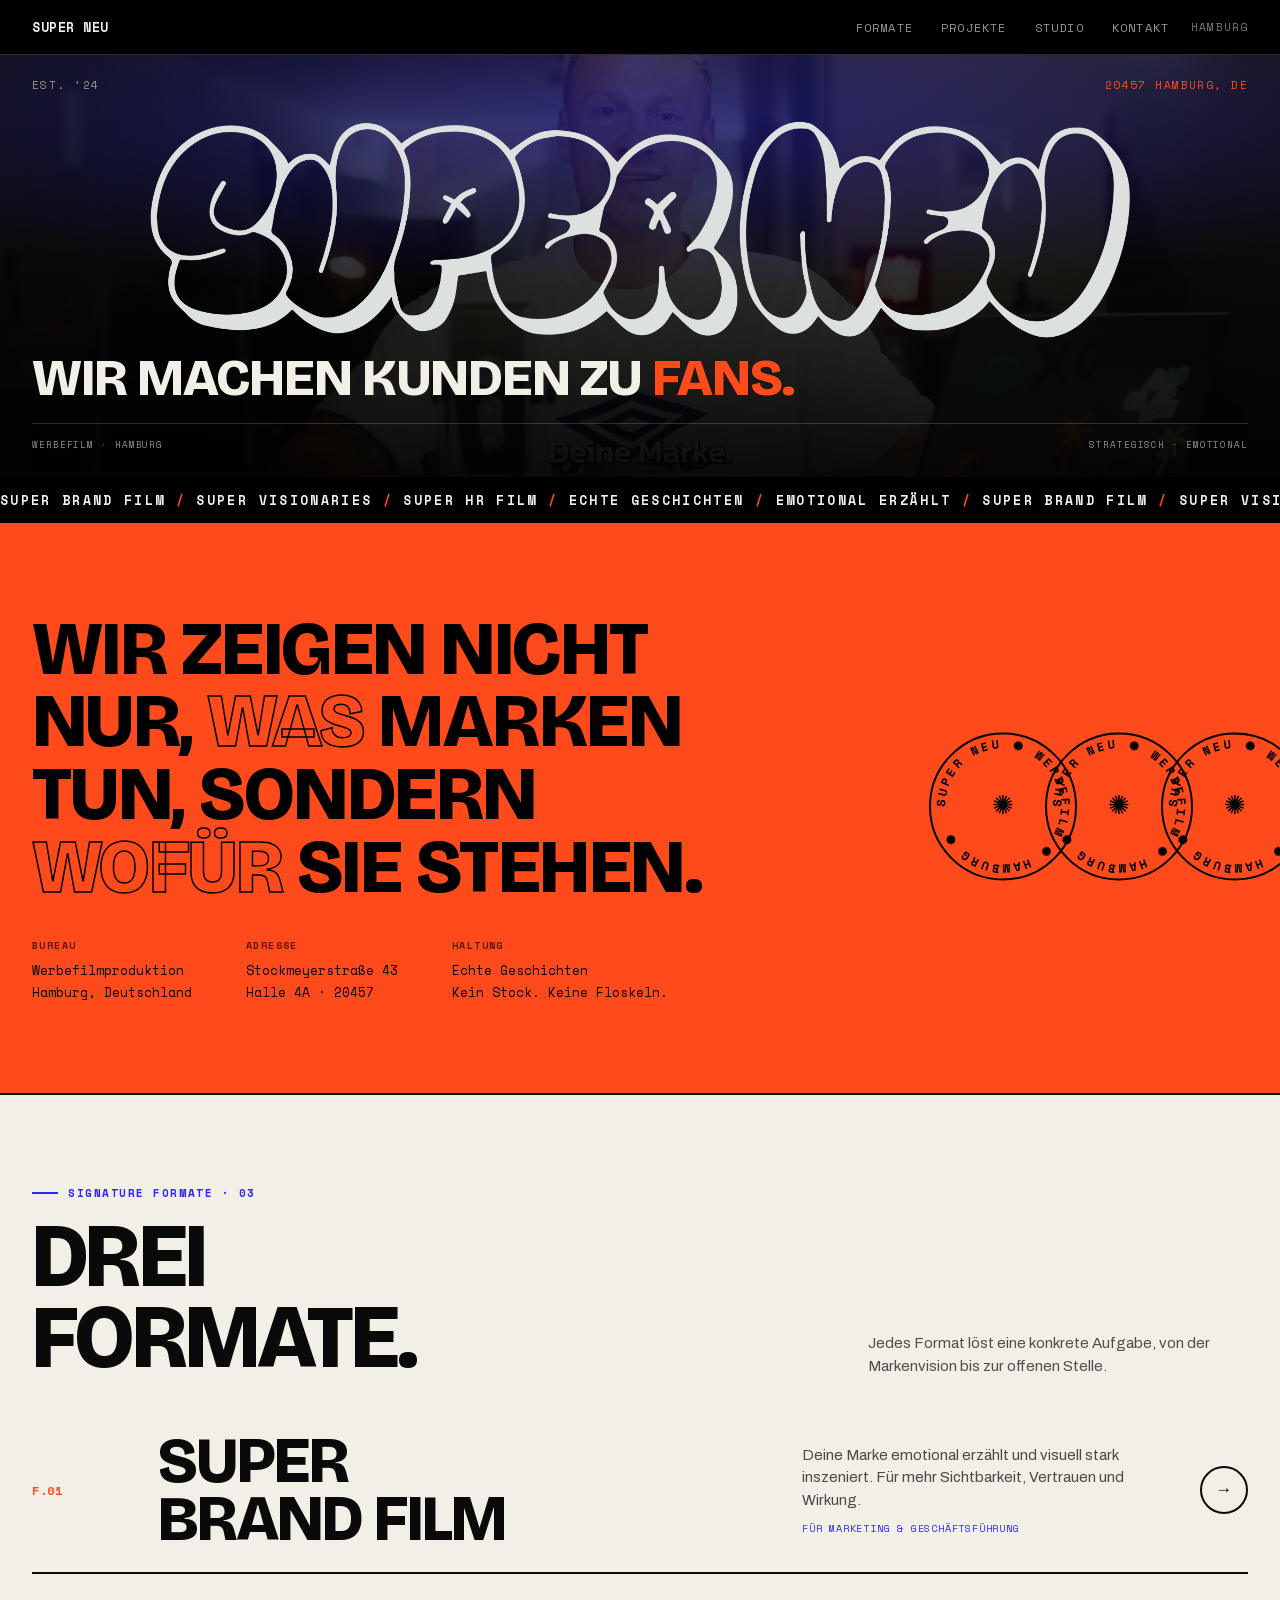
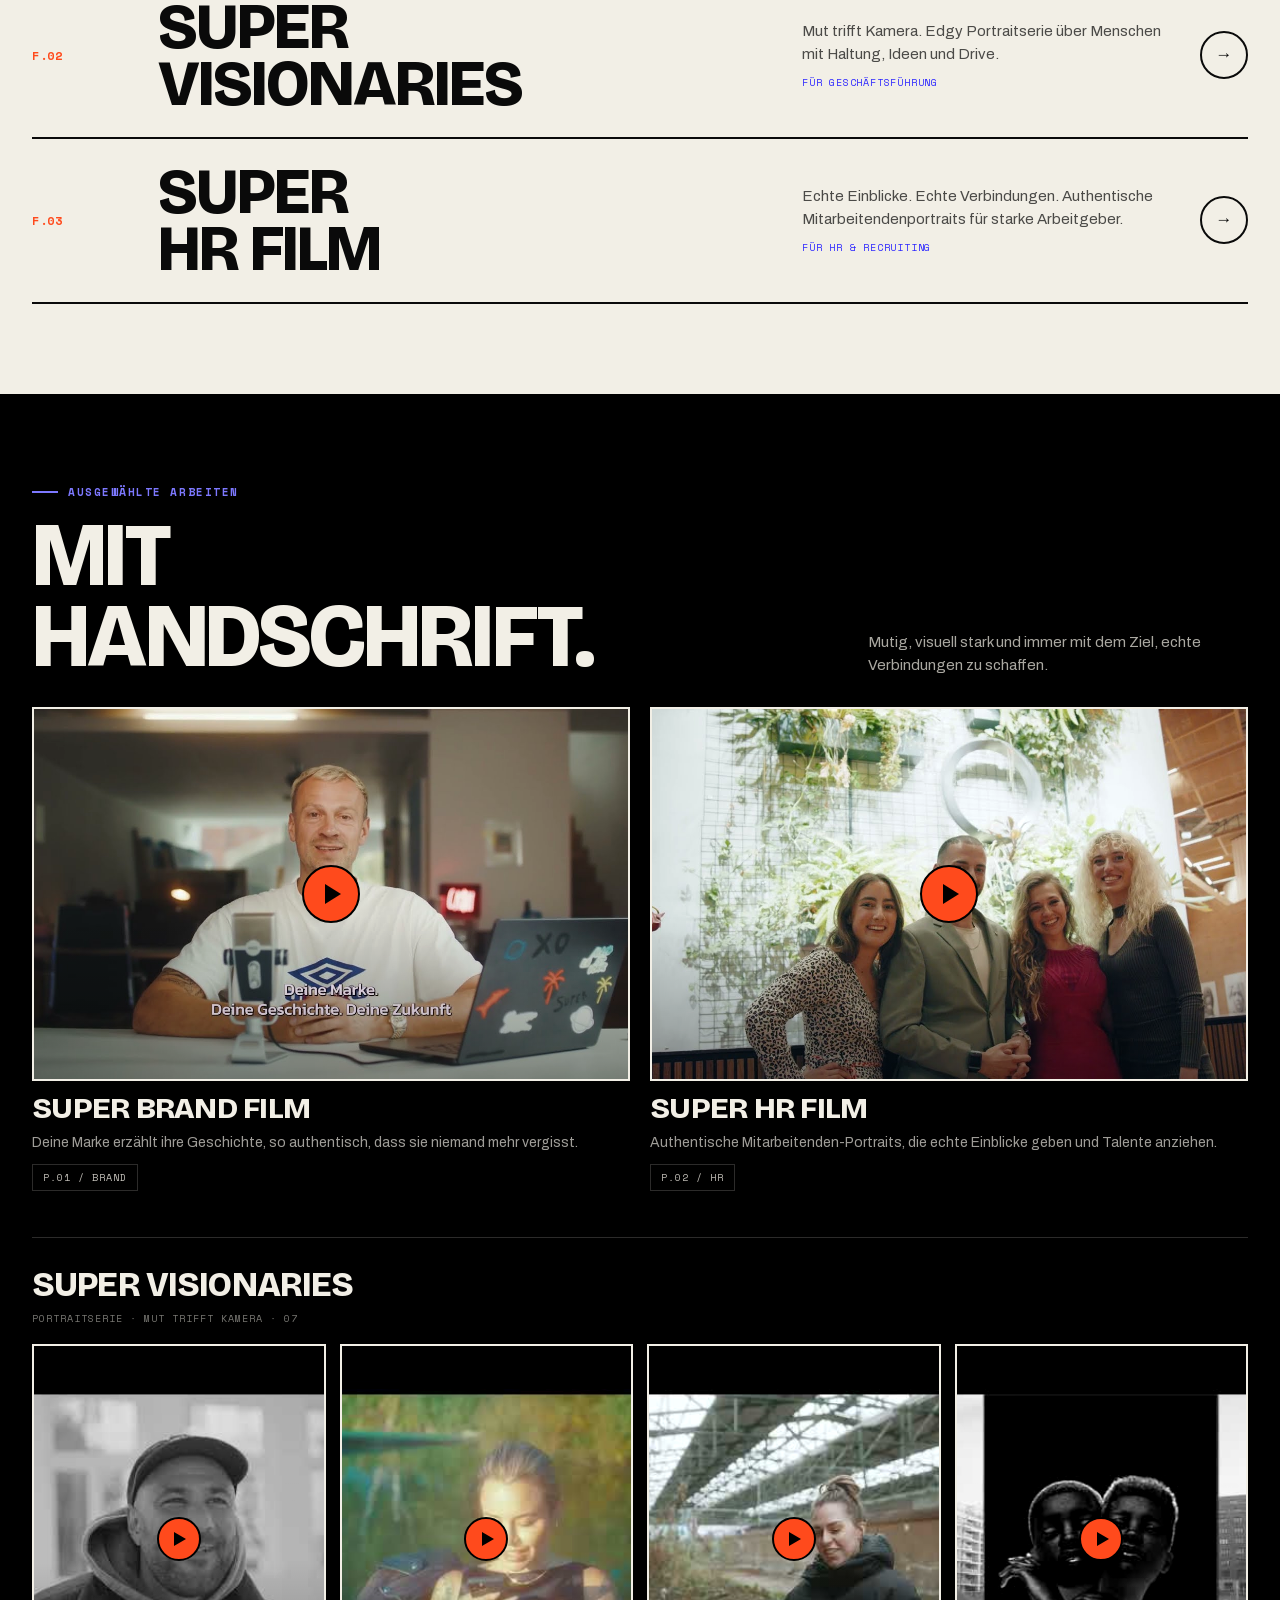
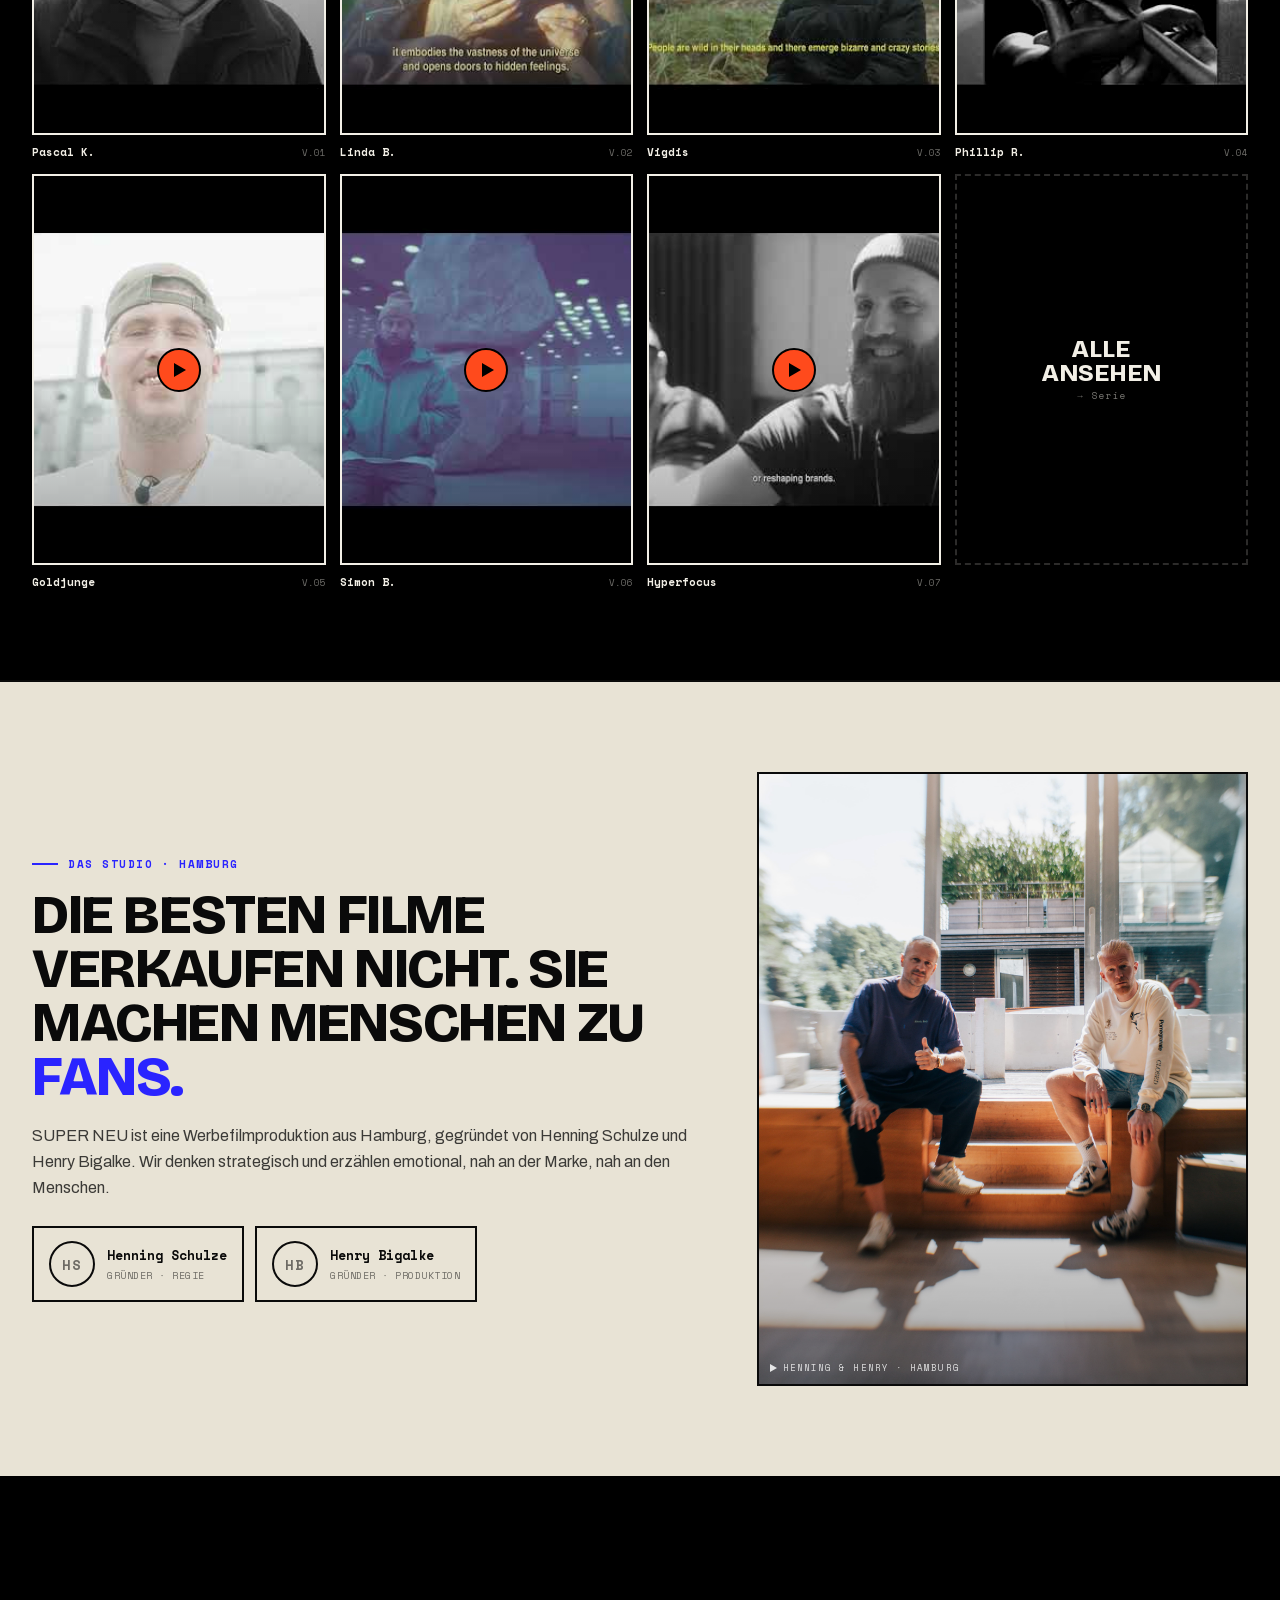
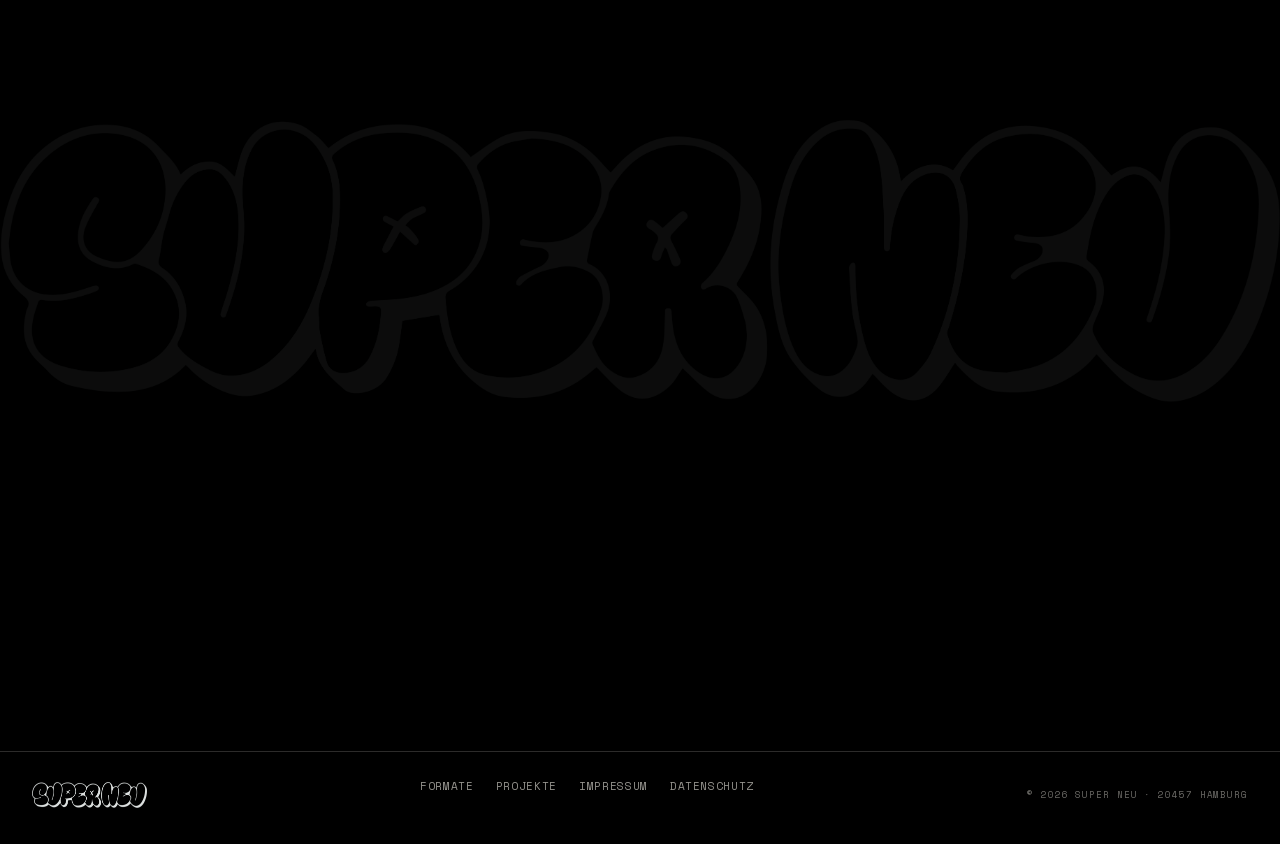
<file: index.html>
<!DOCTYPE html>
<html lang="de">
<head>
<meta charset="UTF-8">
<meta name="viewport" content="width=device-width, initial-scale=1.0, viewport-fit=cover">
<title>SUPER NEU | Werbefilmproduktion aus Hamburg</title>
<meta name="description" content="Werbefilmproduktion aus Hamburg. Strategisch und emotional: Wir machen Kunden zu Fans.">
<link rel="canonical" href="https://www.superneu.co/">
<link rel="icon" type="image/svg+xml" href="favicon.svg">
<!-- Open Graph -->
<meta property="og:type" content="website">
<meta property="og:site_name" content="SUPER NEU">
<meta property="og:locale" content="de_DE">
<meta property="og:url" content="https://www.superneu.co/">
<meta property="og:title" content="SUPER NEU | Werbefilmproduktion aus Hamburg">
<meta property="og:description" content="Werbefilmproduktion aus Hamburg. Strategisch und emotional: Wir machen Kunden zu Fans.">
<meta property="og:image" content="https://www.superneu.co/assets/henning-henry-01.jpg">
<meta property="og:image:width" content="6720">
<meta property="og:image:height" content="4480">
<meta property="og:image:alt" content="SUPER NEU Werbefilmproduktion aus Hamburg">
<!-- Twitter Card -->
<meta name="twitter:card" content="summary_large_image">
<meta name="twitter:title" content="SUPER NEU | Werbefilmproduktion aus Hamburg">
<meta name="twitter:description" content="Werbefilmproduktion aus Hamburg. Strategisch und emotional: Wir machen Kunden zu Fans.">
<meta name="twitter:image" content="https://www.superneu.co/assets/henning-henry-01.jpg">
<link rel="stylesheet" href="fonts.css">
<style>
/* =========================================================
   MOBILE FIRST - base styles target ~390px phone.
   min-width media queries scale UP to tablet / desktop.
   ========================================================= */
:root{
  --ink:#0A0A0A; --black:#000; --paper:#F2EFE6; --paper-2:#E8E3D5;
  --signal:#2A24FF; --pop:#FF4A1C;
  --line:rgba(10,10,10,.16); --line-d:rgba(242,239,230,.18);
  --pad:20px; --bar:64px;
}
*{margin:0;padding:0;box-sizing:border-box}
html{scroll-behavior:smooth;-webkit-text-size-adjust:100%}
body{background:var(--paper);color:var(--ink);font-family:'Archivo',sans-serif;-webkit-font-smoothing:antialiased;overflow-x:hidden;
  padding-bottom:calc(var(--bar) + env(safe-area-inset-bottom,0px))}
img{display:block;max-width:100%}
.wrap{width:100%;max-width:1480px;margin:0 auto;padding:0 var(--pad)}
.mono{font-family:'Space Mono',monospace}
.tt{font-family:'Space Mono',monospace;font-size:10px;letter-spacing:.16em;text-transform:uppercase}

/* shots - natural footage, only a whisper of grade + bottom scrim for labels */
.shot{position:relative;overflow:hidden;background:#111;isolation:isolate}
.shot img{width:100%;height:100%;object-fit:cover;filter:contrast(1.03) saturate(1.02)}
.shot::after{content:"";position:absolute;inset:0;background:linear-gradient(to top,rgba(0,0,0,.34),transparent 44%);pointer-events:none;z-index:1}
.shot.bw img{filter:grayscale(1) contrast(1.05)}
.shot.bw::after,.shot.blue::after,.shot.orange::after{background:linear-gradient(to top,rgba(0,0,0,.34),transparent 44%)}
.shot .lbl{position:absolute;left:11px;bottom:10px;z-index:3;font-family:'Space Mono';font-size:9px;letter-spacing:.12em;text-transform:uppercase;color:rgba(255,255,255,.82);display:flex;align-items:center;gap:6px}
.shot .lbl::before{content:"";width:0;height:0;border-left:7px solid rgba(255,255,255,.85);border-top:4px solid transparent;border-bottom:4px solid transparent}
.play{position:absolute;left:50%;top:50%;transform:translate(-50%,-50%);z-index:4;width:58px;height:58px;border-radius:50%;background:var(--pop);border:2px solid var(--black);display:grid;place-items:center}
.play::after{content:"";width:0;height:0;border-left:16px solid var(--black);border-top:10px solid transparent;border-bottom:10px solid transparent;margin-left:4px}
.vid{cursor:pointer}

/* ---------- NAV ---------- */
.nav{position:sticky;top:0;z-index:60;background:var(--black);color:var(--paper);border-bottom:1px solid var(--line-d)}
.nav .wrap{display:flex;align-items:center;justify-content:space-between;height:54px}
.nav .lg{display:flex;align-items:center;gap:6px;font-family:'Space Mono';font-weight:700;font-size:13px;letter-spacing:.04em;text-decoration:none;color:var(--paper)}
.nav .lg sup{font-size:8px;opacity:.7}
.navlinks{display:none}
.nav .geo{display:none}
.burger{width:48px;height:48px;margin-right:-12px;display:flex;flex-direction:column;justify-content:center;align-items:flex-end;gap:5px;background:none;border:0;cursor:pointer}
.burger span{width:24px;height:2px;background:var(--paper)}
.burger span:nth-child(2){width:17px}

/* ---------- HERO ---------- */
.hero{background:var(--black);color:var(--paper);position:relative;overflow:hidden;padding:0 0 26px}
.hero .bg{position:absolute;inset:0;z-index:0}
.hero .bg img,.hero .bg video{width:100%;height:100%;object-fit:cover;filter:contrast(1.04) saturate(.9) brightness(.75);opacity:.7}
.hero .bg::after{content:"";position:absolute;inset:0;background:radial-gradient(130% 70% at 50% 14%,rgba(42,36,255,.34),transparent 60%),linear-gradient(180deg,rgba(0,0,0,.35),rgba(0,0,0,.9))}
.hero .wrap{position:relative;z-index:2}
.hero-top{display:flex;flex-direction:column;gap:5px;padding:18px 0 0;font-family:'Space Mono';font-size:10px;letter-spacing:.13em;text-transform:uppercase;color:rgba(242,239,230,.6)}
.hero-top span:nth-child(2){color:var(--pop)}
.heromark{display:flex;justify-content:center;padding:26px 0 14px}
.heromark img{width:90%;filter:invert(1)}
.hero-mid .tag{font-family:'Bricolage Grotesque';font-weight:800;text-transform:uppercase;letter-spacing:-.02em;font-size:30px;line-height:.92;text-align:center}
.hero-mid .tag em{font-style:normal;color:var(--pop)}
.hero-bot{display:flex;justify-content:space-between;gap:12px;margin-top:20px;padding-top:14px;border-top:1px solid var(--line-d)}
.hero-bot span{font-family:'Space Mono';font-size:9px;letter-spacing:.1em;text-transform:uppercase;color:rgba(242,239,230,.6)}

/* slash band */
.slashband{background:var(--black);color:var(--paper);overflow:hidden;border-top:2px solid var(--black);border-bottom:2px solid var(--black)}
.slashband .row{display:flex;white-space:nowrap;padding:11px 0;width:max-content;animation:slide 26s linear infinite;font-family:'Space Mono';font-weight:700;font-size:13px;letter-spacing:.18em}
.slashband b{color:var(--pop)}
@keyframes slide{to{transform:translateX(-50%)}}
@media(prefers-reduced-motion:reduce){.slashband .row{animation:none}}

/* ---------- SECTION ---------- */
section{padding:60px 0}
.eyebrow{display:flex;align-items:center;gap:10px;font-family:'Space Mono';font-weight:700;font-size:11px;letter-spacing:.14em;text-transform:uppercase;color:var(--signal);margin-bottom:16px}
.eyebrow::before{content:"";width:26px;height:2px;background:var(--signal)}
.sechead{font-family:'Bricolage Grotesque';font-weight:800;text-transform:uppercase;line-height:.9;letter-spacing:-.03em;font-size:clamp(40px,11vw,108px)}
.sec-top{margin-bottom:30px}
.sec-top p{font-size:15px;line-height:1.55;color:rgba(10,10,10,.7);margin-top:18px}

/* MANIFESTO */
.manifesto{background:var(--pop);color:var(--black);position:relative;overflow:hidden;padding:62px 0}
.manifesto .stamps{position:absolute;right:-18px;top:18px;display:flex;z-index:1;pointer-events:none}
.manifesto .stamps .stamp{display:none;width:96px}
.manifesto .stamps .stamp:first-child{display:block}
.manifesto .stamps .stamp svg{width:96px;height:96px}
.manifesto h2{font-family:'Bricolage Grotesque';font-weight:800;text-transform:uppercase;line-height:.96;letter-spacing:-.02em;font-size:clamp(28px,8vw,76px);position:relative;z-index:2;max-width:16ch}
.manifesto h2 em{font-style:normal;-webkit-text-stroke:1.5px var(--black);color:transparent;paint-order:stroke fill}
.manifesto .meta{display:flex;flex-direction:column;gap:22px;margin-top:34px;position:relative;z-index:2}
.manifesto .meta h5{font-family:'Space Mono';font-size:10px;letter-spacing:.14em;text-transform:uppercase;opacity:.65;margin-bottom:7px}
.manifesto .meta p{font-family:'Space Mono';font-size:13px;line-height:1.65}

/* FORMATE */
.formate{border-top:2px solid var(--ink)}
.fitem{display:block;padding:24px 0;border-bottom:2px solid var(--ink);position:relative}
.fitem .idx{font-family:'Space Mono';font-weight:700;font-size:12px;letter-spacing:.06em;color:var(--pop)}
.fitem h3{font-family:'Bricolage Grotesque';font-weight:800;text-transform:uppercase;line-height:.9;letter-spacing:-.03em;font-size:clamp(34px,11vw,64px);margin:6px 0 12px}
.fitem p{font-size:15px;line-height:1.5;color:rgba(10,10,10,.72)}
.fitem .for{display:block;margin-top:11px;font-family:'Space Mono';font-size:10px;letter-spacing:.08em;text-transform:uppercase;color:var(--signal)}
.fitem .ar{position:absolute;top:24px;right:0;width:42px;height:42px;border:2px solid var(--ink);border-radius:50%;display:grid;place-items:center;font-size:17px;text-decoration:none;color:var(--ink);transition:background .15s,color .15s}
.fitem a.ar:hover{background:var(--ink);color:var(--paper)}

/* PROJEKTE */
.projekte{background:var(--black);color:var(--paper)}
.projekte .eyebrow{color:#7d78ff}.projekte .eyebrow::before{background:#7d78ff}
.projekte .sec-top p{color:rgba(242,239,230,.7)}
.feat2{display:flex;flex-direction:column;gap:34px}
.feat .fimg{position:relative;aspect-ratio:16/10;border:2px solid var(--paper);overflow:hidden}
.feat .ft{margin-top:14px}
.feat h3{font-family:'Bricolage Grotesque';font-weight:800;text-transform:uppercase;font-size:30px;line-height:.92;letter-spacing:-.025em}
.feat p{font-size:14px;line-height:1.5;color:rgba(242,239,230,.66);margin-top:9px}
.feat .tg{display:inline-block;margin-top:11px;font-family:'Space Mono';font-size:10px;letter-spacing:.1em;text-transform:uppercase;border:1px solid var(--line-d);padding:5px 10px;color:rgba(242,239,230,.8)}

.visihead{margin:46px 0 18px;padding-top:26px;border-top:1px solid var(--line-d)}
.visihead h3{font-family:'Bricolage Grotesque';font-weight:800;text-transform:uppercase;font-size:34px;letter-spacing:-.025em}
.visihead span{display:block;margin-top:6px;font-family:'Space Mono';font-size:10px;letter-spacing:.1em;text-transform:uppercase;color:rgba(242,239,230,.5)}
.vgrid{display:grid;grid-template-columns:1fr 1fr;gap:12px}
.vcard{cursor:pointer}
.vcard .vimg{position:relative;aspect-ratio:3/4;border:2px solid var(--paper);overflow:hidden}
.vcard .play{width:44px;height:44px}.vcard .play::after{border-left:12px solid var(--black);border-top:7px solid transparent;border-bottom:7px solid transparent;margin-left:3px}
.vcard .nm{display:flex;justify-content:space-between;align-items:baseline;margin-top:9px;gap:6px}
.vcard .nm b{font-family:'Space Mono';font-weight:700;font-size:11px}
.vcard .nm span{font-family:'Space Mono';font-size:9px;color:rgba(242,239,230,.45)}
.vmore{display:grid;place-items:center;border:2px dashed var(--line-d);aspect-ratio:3/4}
.vmore a{text-align:center;text-decoration:none;color:var(--paper)}
.vmore b{font-family:'Bricolage Grotesque';font-weight:800;font-size:24px;display:block;line-height:1;text-transform:uppercase}
.vmore span{font-family:'Space Mono';font-size:9px;letter-spacing:.1em;opacity:.5}

/* STUDIO */
.studio{background:var(--paper-2);border-top:2px solid var(--ink)}
.studio blockquote{font-family:'Bricolage Grotesque';font-weight:800;text-transform:uppercase;line-height:.96;letter-spacing:-.025em;font-size:clamp(28px,8.5vw,56px)}
.studio blockquote em{font-style:normal;color:var(--signal)}
.studio .body{font-size:16px;line-height:1.6;color:rgba(10,10,10,.78);margin-top:20px}
.crew{display:flex;flex-direction:column;gap:11px;margin-top:26px}
.crew .c{border:2px solid var(--ink);padding:13px 15px;display:flex;gap:12px;align-items:center}
.crew .av{width:46px;height:46px;border-radius:50%;border:2px solid var(--ink);overflow:hidden;flex-shrink:0}
.crew .mav{width:46px;height:46px;border-radius:50%;border:2px solid var(--ink);display:grid;place-items:center;font-family:'Space Mono';font-weight:700;font-size:14px;flex-shrink:0}
.crew b{font-family:'Space Mono';font-weight:700;font-size:13px;display:block}
.crew span{font-family:'Space Mono';font-size:10px;letter-spacing:.05em;text-transform:uppercase;color:rgba(10,10,10,.55)}
.studio .pic{position:relative;aspect-ratio:4/5;border:2px solid var(--ink);margin-top:30px}

/* CTA */
.cta{background:var(--black);color:var(--paper);text-align:center;position:relative;overflow:hidden}
.cta .mk{position:absolute;left:50%;top:44%;transform:translate(-50%,-50%);width:150%;opacity:.05;filter:invert(1);pointer-events:none}
.cta .inner{position:relative;z-index:2}
.cta .eyebrow{color:var(--pop);justify-content:center}.cta .eyebrow::before{background:var(--pop)}
.cta h2{font-family:'Bricolage Grotesque';font-weight:800;text-transform:uppercase;line-height:.86;letter-spacing:-.035em;font-size:clamp(58px,19vw,180px)}
.cta h2 em{font-style:normal;color:var(--pop)}
.cta .row{display:flex;flex-direction:column;gap:11px;margin-top:30px}
.cta .contact{display:flex;flex-direction:column;gap:22px;margin-top:40px;padding-top:26px;border-top:1px solid var(--line-d);text-align:left}
.cta .contact .ck{display:block;font-family:'Space Mono';font-size:10px;letter-spacing:.14em;text-transform:uppercase;color:var(--pop);margin-bottom:7px}
.cta .contact a,.cta .contact .v{color:var(--paper);text-decoration:none;font-family:'Space Mono';font-size:14px}

/* buttons */
.btn{display:flex;align-items:center;justify-content:center;gap:9px;font-family:'Space Mono';font-weight:700;text-transform:uppercase;letter-spacing:.08em;font-size:13px;
  padding:17px 22px;min-height:54px;cursor:pointer;border:2px solid currentColor;background:transparent;color:var(--paper);text-decoration:none}
.btn.pop{background:var(--pop);color:var(--black);border-color:var(--black)}

/* ---------- STICKY BOTTOM ACTION BAR (mobile-native) ---------- */
.actionbar{position:fixed;left:0;right:0;bottom:0;z-index:70;display:flex;gap:0;background:var(--black);
  border-top:1px solid var(--line-d);padding-bottom:env(safe-area-inset-bottom,0px)}
.actionbar a{flex:1;display:flex;align-items:center;justify-content:center;gap:8px;height:var(--bar);
  font-family:'Space Mono';font-weight:700;font-size:12px;letter-spacing:.08em;text-transform:uppercase;text-decoration:none}
.actionbar .call{color:var(--paper);border-right:1px solid var(--line-d);flex:0 0 30%}
.actionbar .ask{background:var(--pop);color:var(--black)}
.actionbar svg{width:16px;height:16px}

/* FOOTER */
footer{background:var(--black);color:var(--paper);padding:26px 0 32px;border-top:1px solid var(--line-d);text-align:center}
footer .fl{display:flex;align-items:center;justify-content:center;gap:8px;margin-bottom:18px}
footer .fl img{height:26px;filter:invert(1)}
footer .fnav{display:flex;flex-wrap:wrap;gap:14px 22px;justify-content:center;font-family:'Space Mono';font-size:11px;letter-spacing:.06em;text-transform:uppercase;margin-bottom:18px}
footer .fnav a{color:var(--paper);text-decoration:none;opacity:.62}
footer .cap{font-family:'Space Mono';font-size:9px;letter-spacing:.1em;text-transform:uppercase;opacity:.45}

/* lightbox */
.lb{position:fixed;inset:0;z-index:200;background:rgba(0,0,0,.95);display:none;align-items:center;justify-content:center;padding:16px}
.lb.open{display:flex}
.lb .box{width:100%;aspect-ratio:16/9;position:relative}
.lb iframe{width:100%;height:100%;border:0;background:#000}
.lb .close{position:absolute;top:-42px;right:0;background:none;border:0;color:#fff;font-size:32px;cursor:pointer;font-family:'Space Mono'}

/* mobile menu */
.mmenu{position:fixed;inset:0;z-index:90;background:var(--black);color:var(--paper);display:none;flex-direction:column;padding:18px var(--pad) calc(28px + env(safe-area-inset-bottom,0px))}
.mmenu.open{display:flex}
.mmenu .top{display:flex;justify-content:space-between;align-items:center;margin-bottom:30px}
.mmenu .top img{height:22px;filter:invert(1)}
.mmenu .x{width:44px;height:44px;margin-right:-10px;background:none;border:0;color:var(--paper);font-size:30px;cursor:pointer;font-family:'Space Mono'}
.mmenu nav{display:flex;flex-direction:column}
.mmenu a{font-family:'Bricolage Grotesque';font-weight:800;text-transform:uppercase;font-size:38px;color:var(--paper);text-decoration:none;padding:16px 0;border-bottom:1px solid var(--line-d)}
.mmenu .mfoot{margin-top:auto;font-family:'Space Mono';font-size:11px;letter-spacing:.08em;color:rgba(242,239,230,.55);padding-top:24px;line-height:1.7}
.mmenu .mfoot a{font-family:'Space Mono';font-size:11px;display:inline;padding:0;border:0;color:var(--pop)}

/* reveal */
.reveal-on .rv{opacity:0;transform:translateY(16px);transition:opacity .6s cubic-bezier(.2,.7,.2,1),transform .6s cubic-bezier(.2,.7,.2,1)}
.reveal-on .rv.in{opacity:1;transform:none}
@media(prefers-reduced-motion:reduce){.reveal-on .rv{opacity:1;transform:none;transition:none}}

/* =========================================================
   TABLET / DESKTOP ENHANCEMENTS (scale up)
   ========================================================= */
@media(min-width:760px){
  :root{--pad:32px}
  .navlinks{display:flex;gap:28px;margin-left:auto;margin-right:22px;font-family:'Space Mono';font-size:12px;letter-spacing:.1em;text-transform:uppercase}
  .navlinks a{color:var(--paper);text-decoration:none;opacity:.62}
  .navlinks a:hover{opacity:1;color:var(--pop)}
  .nav .geo{display:block;font-family:'Space Mono';font-size:11px;letter-spacing:.1em;opacity:.5;text-transform:uppercase}
  .burger{display:none}
  body{padding-bottom:0}
  .actionbar{display:none}
  section{padding:90px 0}
  .hero-top{flex-direction:row;justify-content:space-between;padding-top:22px;font-size:11px}
  .heromark img{width:min(980px,82%)}
  .hero-mid .tag{font-size:clamp(34px,4.4vw,52px)}
  .hero-bot{align-items:center}
  .manifesto{padding:90px 0}
  .manifesto .stamps{right:-30px;top:50%;transform:translateY(-50%)}
  .manifesto .stamps .stamp{display:block;width:150px;margin-left:-34px}
  .manifesto .stamps .stamp svg{width:150px;height:150px}
  .manifesto .meta{flex-direction:row;gap:54px}
  .sec-top{display:flex;justify-content:space-between;align-items:flex-end;gap:26px}
  .sec-top p{max-width:380px;margin-top:0}
  .fitem{display:grid;grid-template-columns:96px 1.1fr 360px 56px;gap:30px;align-items:center}
  .fitem h3{margin:0}
  .fitem .for{margin-top:10px}
  .fitem .ar{position:static;justify-self:end;width:48px;height:48px}
  .feat2{display:grid;grid-template-columns:1fr 1fr;gap:20px}
  .vgrid{grid-template-columns:repeat(4,1fr);gap:14px}
  .studio .grid{display:grid;grid-template-columns:1.15fr .85fr;gap:60px;align-items:center}
  .studio .pic{margin-top:0}
  .crew{flex-direction:row;flex-wrap:wrap}
  .cta .row{flex-direction:row;justify-content:center;gap:13px}
  .cta .contact{flex-direction:row;justify-content:center;gap:50px;text-align:center}
  .btn{display:inline-flex}
  footer{text-align:left}
  footer .wrap{display:flex;justify-content:space-between;align-items:center;flex-wrap:wrap;gap:16px}
  footer .fl,.footer .fnav{margin:0}
}
@media(min-width:1100px){
  .sechead{font-size:clamp(64px,7vw,108px)}
  .hero-mid .tag{font-size:52px}
}
</style>
</head>
<body>

<!-- NAV -->
<nav class="nav">
  <div class="wrap">
    <a href="#top" class="lg">SUPER&nbsp;NEU</a>
    <div class="navlinks">
      <a href="#formate">Formate</a>
      <a href="#projekte">Projekte</a>
      <a href="#studio">Studio</a>
      <a href="kontakt.html">Kontakt</a>
    </div>
    <span class="geo">Hamburg</span>
    <button class="burger" id="burger" aria-label="Menü"><span></span><span></span><span></span></button>
  </div>
</nav>

<div class="mmenu" id="mmenu">
  <div class="top"><img src="assets/superneu-logo.png" alt="Super Neu"><button class="x" id="mclose" aria-label="Schließen">×</button></div>
  <nav>
    <a href="#formate">Formate</a><a href="#projekte">Projekte</a><a href="#studio">Studio</a><a href="kontakt.html">Kontakt</a>
  </nav>
  <div class="mfoot">Werbefilmproduktion · Hamburg<br>Stockmeyerstraße 43 · 20457<br><a href="mailto:super@superneu.co">super@superneu.co</a></div>
</div>

<!-- HERO -->
<header class="hero" id="top">
  <div class="bg">
    <video class="bgvid" autoplay muted loop playsinline preload="auto" poster="assets/thumbs/6v0Mm45fCpM.jpg">
      <source src="assets/superneu-header.mp4" type="video/mp4">
    </video>
  </div>
  <div class="wrap">
    <div class="hero-top">
      <span>Est. ’24</span>
      <span>20457 Hamburg, DE</span>
    </div>
    <div class="heromark"><img src="assets/superneu-logo.png" alt="Super Neu"></div>
    <div class="hero-mid">
      <span class="tag">Wir machen Kunden zu <em>Fans.</em></span>
    </div>
    <div class="hero-bot">
      <span>Werbefilm · Hamburg</span>
      <span>Strategisch · Emotional</span>
    </div>
  </div>
</header>

<!-- SLASH BAND -->
<div class="slashband">
  <div class="row" id="slashrow">
    <span>SUPER&nbsp;BRAND&nbsp;FILM&nbsp;<b>/</b>&nbsp;SUPER&nbsp;VISIONARIES&nbsp;<b>/</b>&nbsp;SUPER&nbsp;HR&nbsp;FILM&nbsp;<b>/</b>&nbsp;ECHTE&nbsp;GESCHICHTEN&nbsp;<b>/</b>&nbsp;EMOTIONAL&nbsp;ERZÄHLT&nbsp;<b>/</b>&nbsp;</span>
  </div>
</div>

<!-- MANIFESTO -->
<section class="manifesto">
  <div class="stamps" id="stamps"></div>
  <div class="wrap">
    <h2 class="rv">Wir zeigen nicht nur, <em>was</em> Marken tun, sondern <em>wofür</em> sie stehen.</h2>
    <div class="meta">
      <div class="rv"><h5>Bureau</h5><p>Werbefilmproduktion<br>Hamburg, Deutschland</p></div>
      <div class="rv"><h5>Adresse</h5><p>Stockmeyerstraße 43<br>Halle 4A · 20457</p></div>
      <div class="rv"><h5>Haltung</h5><p>Echte Geschichten<br>Kein Stock. Keine Floskeln.</p></div>
    </div>
  </div>
</section>

<!-- FORMATE -->
<section class="formate" id="formate">
  <div class="wrap">
    <div class="sec-top">
      <div class="rv">
        <span class="eyebrow">Signature Formate · 03</span>
        <h2 class="sechead">Drei<br>Formate.</h2>
      </div>
      <p class="rv">Jedes Format löst eine konkrete Aufgabe, von der Markenvision bis zur offenen Stelle.</p>
    </div>

    <div class="fitem rv">
      <span class="idx">F.01</span>
      <h3>Super<br>Brand&nbsp;Film</h3>
      <div class="fd"><p>Deine Marke emotional erzählt und visuell stark inszeniert. Für mehr Sichtbarkeit, Vertrauen und Wirkung.</p><span class="for">Für Marketing &amp; Geschäftsführung</span></div>
      <a class="ar" href="https://www.youtube.com/watch?v=6v0Mm45fCpM" target="_blank" rel="noopener" aria-label="Super Brand Film auf YouTube ansehen">→</a>
    </div>
    <div class="fitem rv">
      <span class="idx">F.02</span>
      <h3>Super<br>Visionaries</h3>
      <div class="fd"><p>Mut trifft Kamera. Edgy Portraitserie über Menschen mit Haltung, Ideen und Drive.</p><span class="for">Für Geschäftsführung</span></div>
      <a class="ar" href="https://www.youtube.com/watch?v=bd8pfX9EhsY" target="_blank" rel="noopener" aria-label="Super Visionaries – Pascal Kerouche auf YouTube ansehen">→</a>
    </div>
    <div class="fitem rv">
      <span class="idx">F.03</span>
      <h3>Super<br>HR&nbsp;Film</h3>
      <div class="fd"><p>Echte Einblicke. Echte Verbindungen. Authentische Mitarbeitendenportraits für starke Arbeitgeber.</p><span class="for">Für HR &amp; Recruiting</span></div>
      <a class="ar" href="https://www.youtube.com/watch?v=r2kKJc6xLnk" target="_blank" rel="noopener" aria-label="Super HR Film auf YouTube ansehen">→</a>
    </div>
  </div>
</section>

<!-- PROJEKTE -->
<section class="projekte" id="projekte">
  <div class="wrap">
    <div class="sec-top">
      <div class="rv">
        <span class="eyebrow">Ausgewählte Arbeiten</span>
        <h2 class="sechead">Mit<br>Handschrift.</h2>
      </div>
      <p class="rv">Mutig, visuell stark und immer mit dem Ziel, echte Verbindungen zu schaffen.</p>
    </div>

    <div class="feat2">
      <article class="feat vid rv" data-yt="6v0Mm45fCpM">
        <div class="fimg shot blue"><img src="assets/thumbs/6v0Mm45fCpM.jpg" alt="Super Brand Film"><span class="play"></span></div>
        <div class="ft"><h3>Super Brand Film</h3><p>Deine Marke erzählt ihre Geschichte, so authentisch, dass sie niemand mehr vergisst.</p><span class="tg">P.01 / Brand</span></div>
      </article>
      <article class="feat vid rv" data-yt="r2kKJc6xLnk">
        <div class="fimg shot orange"><img src="assets/thumbs/r2kKJc6xLnk.jpg" alt="Super HR Film"><span class="play"></span></div>
        <div class="ft"><h3>Super HR Film</h3><p>Authentische Mitarbeitenden-Portraits, die echte Einblicke geben und Talente anziehen.</p><span class="tg">P.02 / HR</span></div>
      </article>
    </div>

    <div class="visihead">
      <h3>Super Visionaries</h3>
      <span>Portraitserie · Mut trifft Kamera · 07</span>
    </div>
    <div class="vgrid">
      <article class="vcard vid rv" data-yt="bd8pfX9EhsY"><div class="vimg shot bw"><img src="assets/thumbs/bd8pfX9EhsY.jpg" alt="Pascal Kerouche"><span class="play"></span></div><div class="nm"><b>Pascal K.</b><span>V.01</span></div></article>
      <article class="vcard vid rv" data-yt="S-tsUkk74Sw"><div class="vimg shot orange"><img src="assets/thumbs/S-tsUkk74Sw.jpg" alt="Linda Böse"><span class="play"></span></div><div class="nm"><b>Linda B.</b><span>V.02</span></div></article>
      <article class="vcard vid rv" data-yt="MnywW7w1XTs"><div class="vimg shot blue"><img src="assets/thumbs/MnywW7w1XTs.jpg" alt="Vigdis"><span class="play"></span></div><div class="nm"><b>Vigdis</b><span>V.03</span></div></article>
      <article class="vcard vid rv" data-yt="a2le1CCfrCc"><div class="vimg shot bw"><img src="assets/thumbs/a2le1CCfrCc.jpg" alt="Phillip Ries"><span class="play"></span></div><div class="nm"><b>Phillip R.</b><span>V.04</span></div></article>
      <article class="vcard vid rv" data-yt="PgUafBs3iAs"><div class="vimg shot blue"><img src="assets/thumbs/PgUafBs3iAs.jpg" alt="Goldjunge"><span class="play"></span></div><div class="nm"><b>Goldjunge</b><span>V.05</span></div></article>
      <article class="vcard vid rv" data-yt="eyl98UAluoY"><div class="vimg shot orange"><img src="assets/thumbs/eyl98UAluoY.jpg" alt="Simon Burgunder"><span class="play"></span></div><div class="nm"><b>Simon B.</b><span>V.06</span></div></article>
      <article class="vcard vid rv" data-yt="FkaCXbC0NLU"><div class="vimg shot bw"><img src="assets/thumbs/FkaCXbC0NLU.jpg" alt="Hyperfocus"><span class="play"></span></div><div class="nm"><b>Hyperfocus</b><span>V.07</span></div></article>
      <article class="vcard rv"><div class="vmore"><a href="#kontakt"><b>Alle<br>ansehen</b><span>→ Serie</span></a></div></article>
    </div>
  </div>
</section>

<!-- STUDIO -->
<section class="studio" id="studio">
  <div class="wrap">
    <div class="grid">
      <div>
        <span class="eyebrow rv">Das Studio · Hamburg</span>
        <blockquote class="rv">Die besten Filme verkaufen nicht. Sie machen Menschen zu <em>Fans.</em></blockquote>
        <p class="body rv">SUPER NEU ist eine Werbefilmproduktion aus Hamburg, gegründet von Henning Schulze und Henry Bigalke. Wir denken strategisch und erzählen emotional, nah an der Marke, nah an den Menschen.</p>
        <div class="crew rv">
          <div class="c"><span class="mav">HS</span><div><b>Henning Schulze</b><span>Gründer · Regie</span></div></div>
          <div class="c"><span class="mav">HB</span><div><b>Henry Bigalke</b><span>Gründer · Produktion</span></div></div>
        </div>
      </div>
      <div class="pic shot rv"><img src="assets/henning-henry-01.jpg" alt="Henning &amp; Henry"><span class="lbl">Henning &amp; Henry · Hamburg</span></div>
    </div>
  </div>
</section>

<!-- CTA -->
<section class="cta" id="kontakt">
  <img src="assets/superneu-logo.png" alt="" class="mk" aria-hidden="true">
  <div class="wrap inner">
    <span class="eyebrow rv">Bereit?</span>
    <h2 class="rv">Lass uns<br><em>Fans</em><br>machen.</h2>
    <div class="row rv">
      <a href="mailto:super@superneu.co" class="btn pop">Projekt anfragen →</a>
      <a class="btn" data-yt="6v0Mm45fCpM" style="cursor:pointer">Showreel ansehen</a>
    </div>
    <div class="contact rv">
      <div><span class="ck">Telefon</span><a href="tel:+4917032856449">+49 170 328 564 9</a></div>
      <div><span class="ck">E-Mail</span><a href="mailto:super@superneu.co">super@superneu.co</a></div>
      <div><span class="ck">Studio</span><span class="v">Stockmeyerstr. 43 · 20457 HH</span></div>
    </div>
  </div>
</section>

<!-- FOOTER -->
<footer>
  <div class="wrap">
    <div class="fl"><img src="assets/superneu-logo.png" alt="Super Neu"></div>
    <div class="fnav"><a href="#formate">Formate</a><a href="#projekte">Projekte</a><a href="impressum.html">Impressum</a><a href="datenschutz.html">Datenschutz</a></div>
    <span class="cap">© 2026 Super Neu · 20457 Hamburg</span>
  </div>
</footer>

<!-- STICKY ACTION BAR (mobile only) -->
<div class="actionbar">
  <a href="tel:+4917032856449" class="call"><svg viewBox="0 0 24 24" fill="none" stroke="currentColor" stroke-width="2"><path d="M22 16.92v3a2 2 0 0 1-2.18 2 19.79 19.79 0 0 1-8.63-3.07 19.5 19.5 0 0 1-6-6 19.79 19.79 0 0 1-3.07-8.67A2 2 0 0 1 4.11 2h3a2 2 0 0 1 2 1.72c.13.96.36 1.9.7 2.81a2 2 0 0 1-.45 2.11L8.09 9.91a16 16 0 0 0 6 6l1.27-1.27a2 2 0 0 1 2.11-.45c.91.34 1.85.57 2.81.7A2 2 0 0 1 22 16.92z"/></svg>Anrufen</a>
  <a href="mailto:super@superneu.co" class="ask">Projekt anfragen →</a>
</div>

<script>
(function(){var r=document.getElementById('slashrow');if(r)r.innerHTML+=r.innerHTML;})();

(function(){
  var box=document.getElementById('stamps');if(!box)return;
  var svg='<svg viewBox="0 0 150 150"><defs><path id="cp" d="M75,75 m-58,0 a58,58 0 1,1 116,0 a58,58 0 1,1 -116,0"/></defs>'+
    '<circle cx="75" cy="75" r="73" fill="none" stroke="#000" stroke-width="2"/>'+
    '<text font-family="Space Mono,monospace" font-size="12" font-weight="700" letter-spacing="3" fill="#000"><textPath href="#cp" startOffset="0">SUPER NEU ✺ WERBEFILM ✺ HAMBURG ✺ </textPath></text>'+
    '<text x="75" y="82" text-anchor="middle" font-size="26" fill="#000">✺</text></svg>';
  for(var i=0;i<3;i++){var d=document.createElement('div');d.className='stamp';d.innerHTML=svg;box.appendChild(d);}
})();

var burger=document.getElementById('burger'),mmenu=document.getElementById('mmenu'),mclose=document.getElementById('mclose');
burger.addEventListener('click',function(){mmenu.classList.add('open')});
mclose.addEventListener('click',function(){mmenu.classList.remove('open')});
mmenu.querySelectorAll('a').forEach(function(a){a.addEventListener('click',function(){mmenu.classList.remove('open')})});

var rvEls=[].slice.call(document.querySelectorAll('.rv'));
function forceShow(){rvEls.forEach(function(el){el.style.transition='none';el.style.opacity='1';el.style.transform='none';})}
if('IntersectionObserver' in window){
  document.documentElement.classList.add('reveal-on');
  var ioFired=false;
  var io=new IntersectionObserver(function(es){es.forEach(function(e){if(e.isIntersecting){ioFired=true;e.target.classList.add('in');io.unobserve(e.target);}})},{threshold:.05,rootMargin:'0px 0px -4% 0px'});
  rvEls.forEach(function(el,i){el.style.transitionDelay=(Math.min(i%3,2)*55)+'ms';io.observe(el);});
  setTimeout(function(){if(!ioFired)forceShow();},700);
}

(function(){var st=document.createElement('style');st.textContent='.ytc{position:absolute;inset:0;z-index:3;background:#0d0d10;border:2px solid #FF4A1C;display:flex;align-items:center;justify-content:center;padding:24px;text-align:center}.ytc.hide{display:none}.ytc .in{max-width:460px;color:#F2EFE6;font-family:Space Mono,monospace}.ytc strong{display:block;font-family:Bricolage Grotesque,sans-serif;font-weight:800;text-transform:uppercase;font-size:22px;letter-spacing:-.01em;margin-bottom:12px}.ytc p{font-size:12px;line-height:1.65;color:rgba(242,239,230,.72);margin-bottom:18px}.ytc .load{font-family:Space Mono,monospace;font-weight:700;text-transform:uppercase;letter-spacing:.08em;font-size:13px;background:#FF4A1C;color:#000;border:2px solid #000;padding:14px 24px;cursor:pointer}.ytc label{display:flex;gap:8px;align-items:center;justify-content:center;font-size:11px;color:rgba(242,239,230,.6);margin-top:18px;cursor:pointer}.ytc .dpl{color:#FF4A1C;text-decoration:underline}';document.head.appendChild(st);})();
var lb=document.createElement('div');lb.className='lb';
lb.innerHTML='<div class="box"><button class="close" aria-label="Schließen">×</button><div class="ytc"><div class="in"><strong>Externes Video · YouTube</strong><p>Beim Laden wird eine Verbindung zu YouTube (Google Ireland Ltd.) hergestellt; dabei können Daten übertragen und Cookies gesetzt werden. Mehr dazu in der <a class="dpl" href="datenschutz.html" target="_blank" rel="noopener">Datenschutzerklärung</a>.</p><button class="load" type="button">Video laden ▸</button><label><input type="checkbox" class="rem"> Für diesen Besuch merken</label></div></div><iframe allow="autoplay; encrypted-media; fullscreen" allowfullscreen></iframe></div>';
document.body.appendChild(lb);
var lbf=lb.querySelector('iframe'),ytc=lb.querySelector('.ytc'),rem=lb.querySelector('.rem'),curId=null;
function granted(){try{return sessionStorage.getItem('sn_yt')==='1'}catch(e){return false}}
function play(id){lbf.src='https://www.youtube-nocookie.com/embed/'+id+'?autoplay=1&rel=0';ytc.classList.add('hide');}
function openLb(id){curId=id;lb.classList.add('open');document.body.style.overflow='hidden';if(granted()){play(id);}else{ytc.classList.remove('hide');lbf.src='';}}
function closeLb(){lb.classList.remove('open');lbf.src='';document.body.style.overflow='';}
lb.querySelector('.load').addEventListener('click',function(){if(rem.checked){try{sessionStorage.setItem('sn_yt','1')}catch(e){}}if(curId)play(curId);});
lb.addEventListener('click',function(e){if(e.target===lb||e.target.classList.contains('close'))closeLb();});
document.addEventListener('keydown',function(e){if(e.key==='Escape'&&lb.classList.contains('open'))closeLb();});
document.querySelectorAll('[data-yt]').forEach(function(el){el.addEventListener('click',function(){openLb(el.getAttribute('data-yt'))})});
/* Hintergrund-Video bei prefers-reduced-motion pausieren (Poster bleibt sichtbar) */
(function(){var v=document.querySelector('.bgvid');if(v&&window.matchMedia&&matchMedia('(prefers-reduced-motion:reduce)').matches){v.removeAttribute('autoplay');v.pause();}})();
</script>
</body>
</html>
</file>
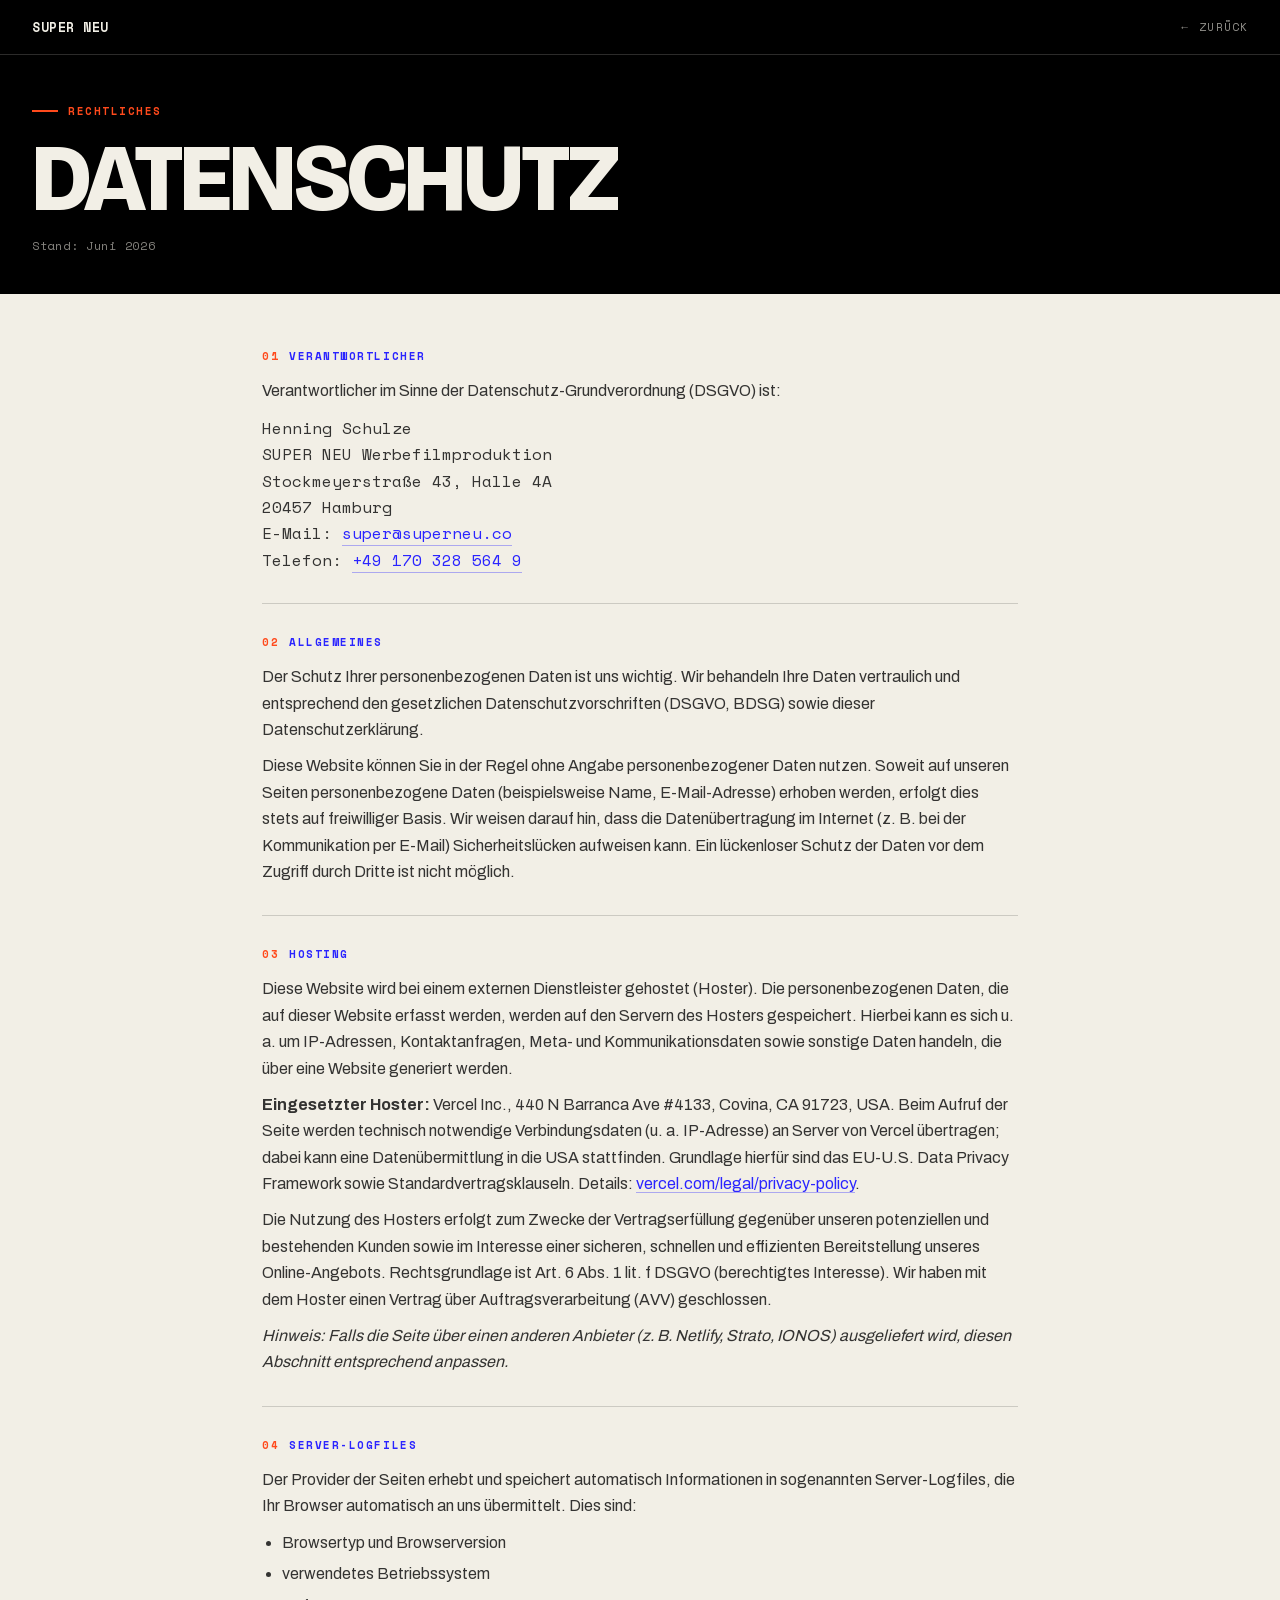
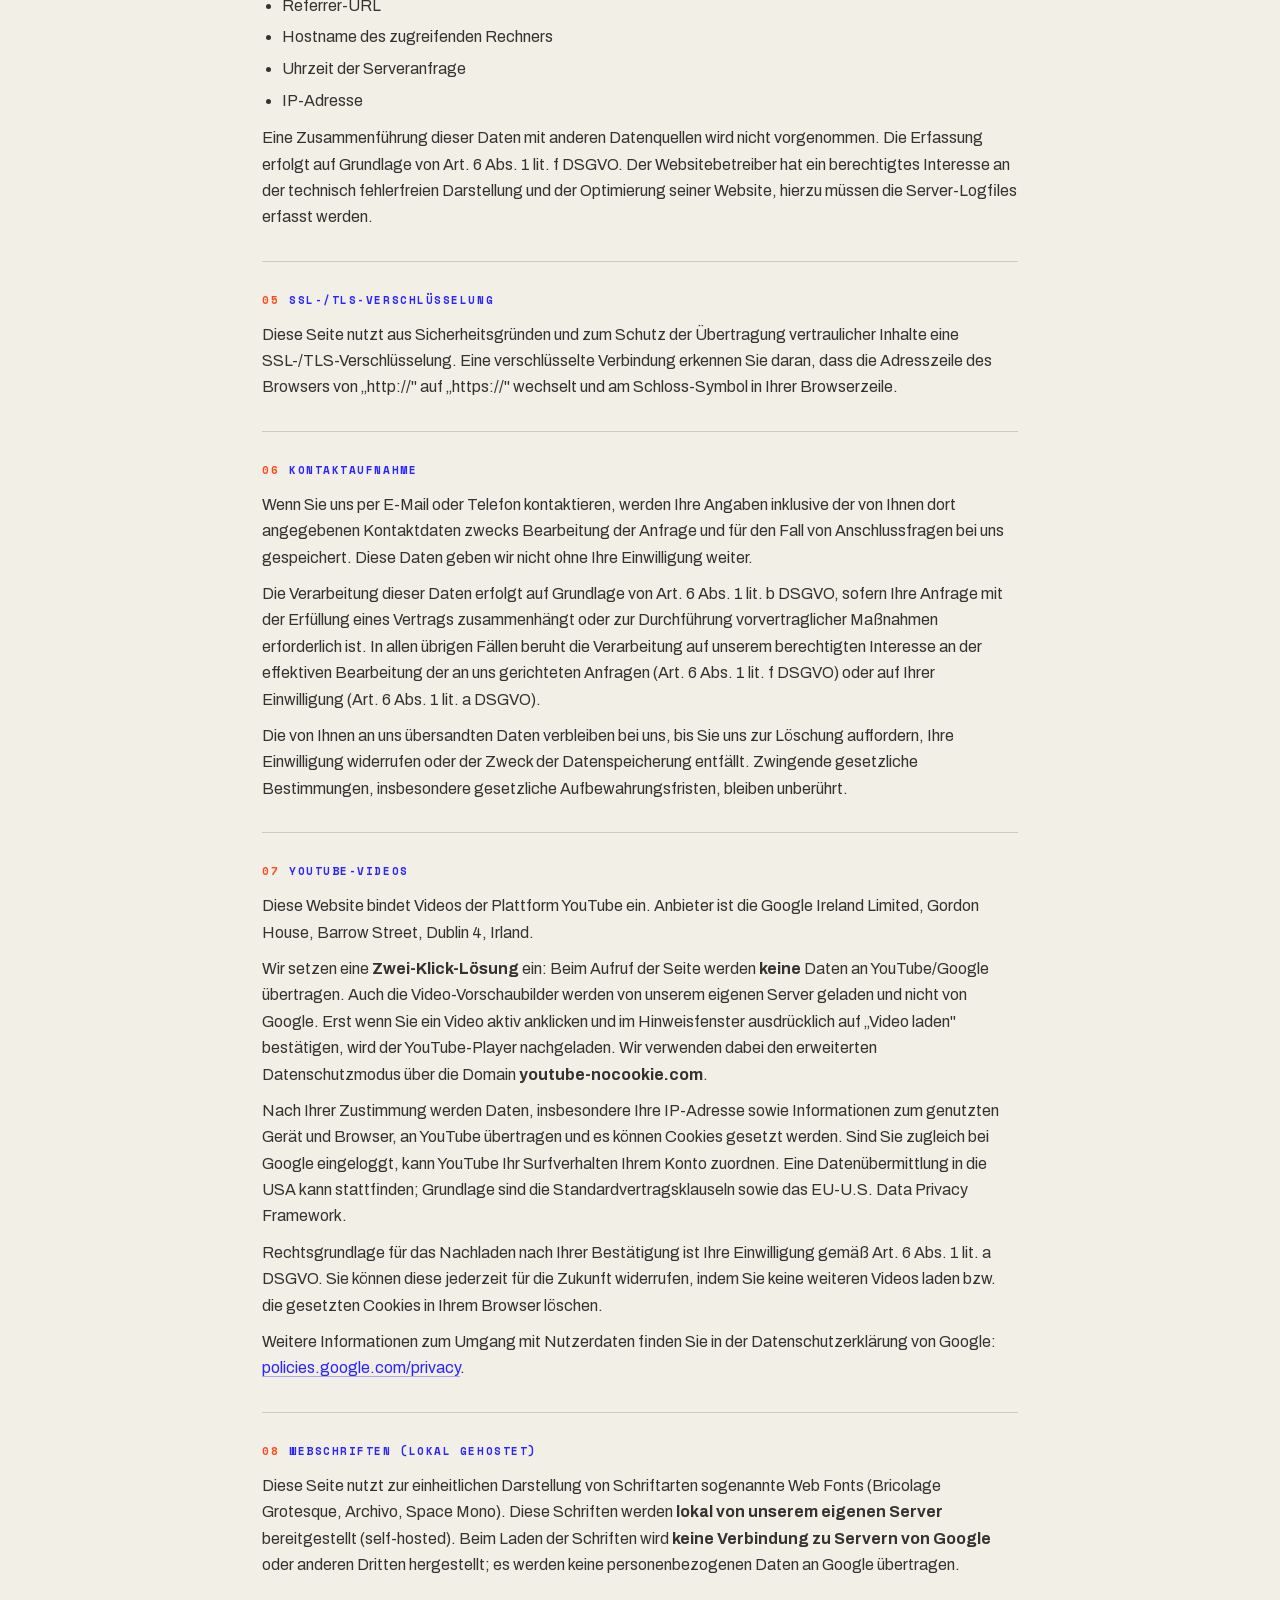
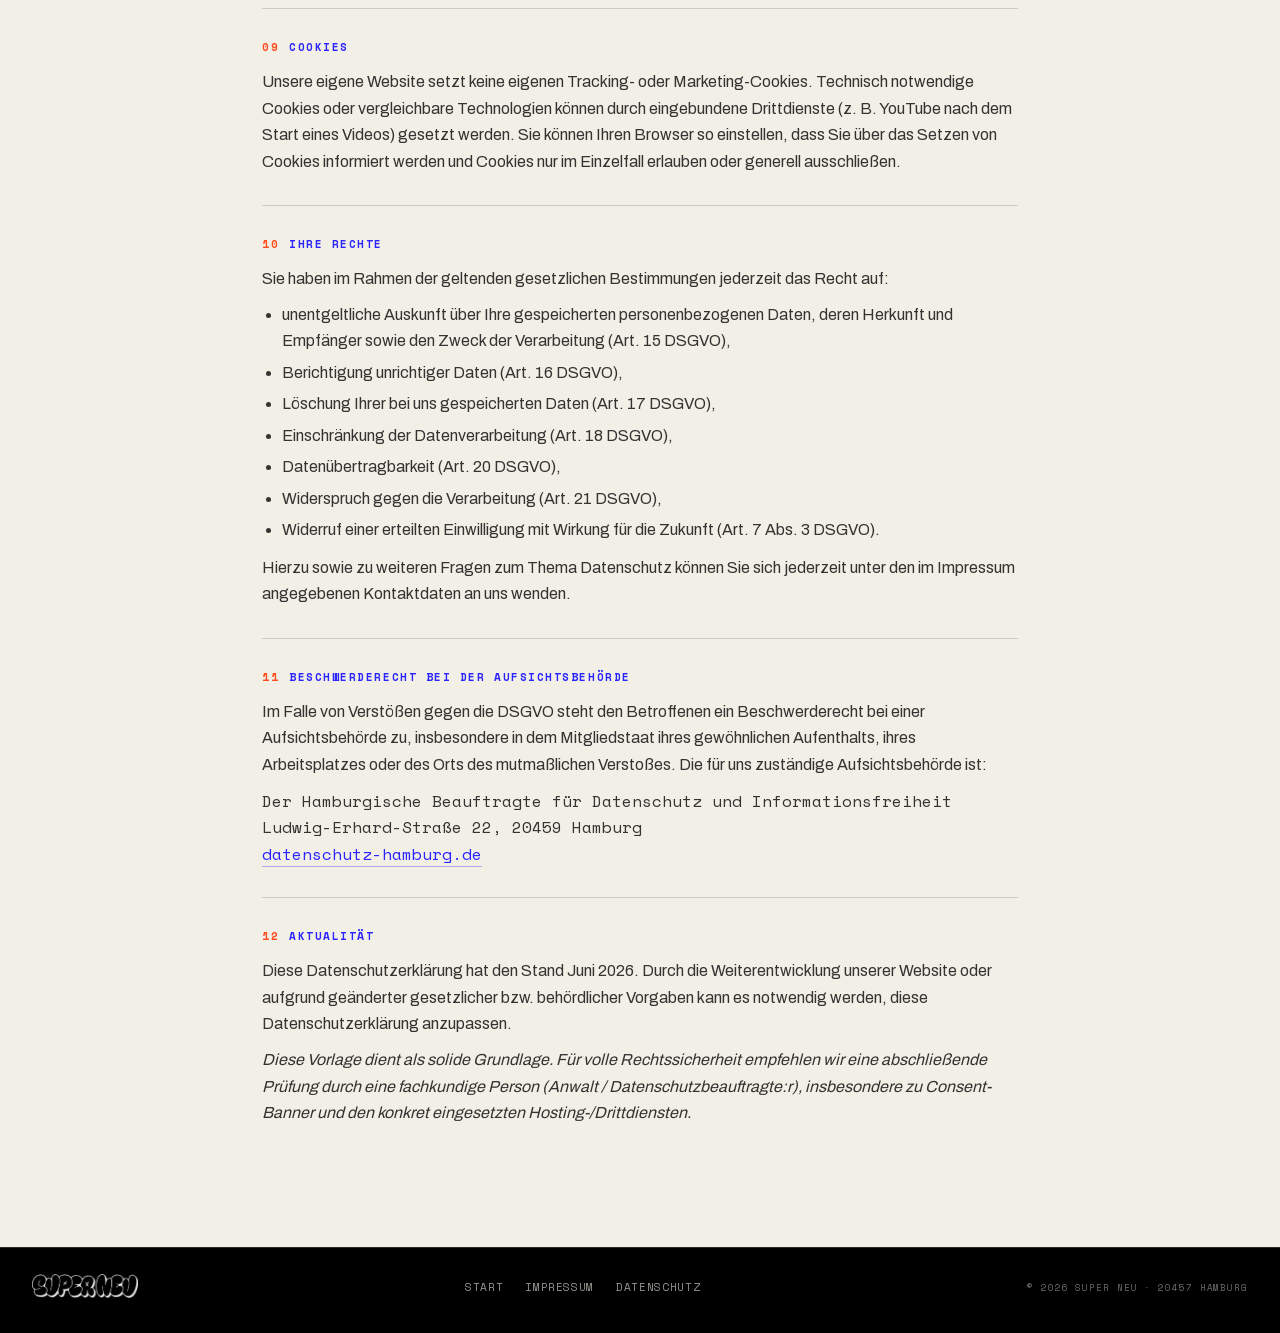
<file: datenschutz.html>
<!DOCTYPE html>
<html lang="de">
<head>
<meta charset="UTF-8">
<meta name="viewport" content="width=device-width, initial-scale=1.0, viewport-fit=cover">
<title>SUPER NEU · Datenschutz</title>
<meta name="description" content="Datenschutzerklärung der SUPER NEU Werbefilmproduktion aus Hamburg. Informationen zur Verarbeitung personenbezogener Daten nach DSGVO.">
<meta name="robots" content="noindex, follow">
<link rel="canonical" href="https://www.superneu.co/datenschutz.html">
<link rel="icon" type="image/svg+xml" href="favicon.svg">
<!-- Open Graph -->
<meta property="og:type" content="website">
<meta property="og:site_name" content="SUPER NEU">
<meta property="og:locale" content="de_DE">
<meta property="og:url" content="https://www.superneu.co/datenschutz.html">
<meta property="og:title" content="SUPER NEU · Datenschutz">
<meta property="og:description" content="Datenschutzerklärung der SUPER NEU Werbefilmproduktion aus Hamburg. Informationen zur Verarbeitung personenbezogener Daten nach DSGVO.">
<meta property="og:image" content="https://www.superneu.co/assets/henning-henry-01.jpg">
<!-- Twitter Card -->
<meta name="twitter:card" content="summary_large_image">
<meta name="twitter:title" content="SUPER NEU · Datenschutz">
<meta name="twitter:description" content="Datenschutzerklärung der SUPER NEU Werbefilmproduktion aus Hamburg. Informationen zur Verarbeitung personenbezogener Daten nach DSGVO.">
<meta name="twitter:image" content="https://www.superneu.co/assets/henning-henry-01.jpg">
<link rel="stylesheet" href="fonts.css">
<style>
:root{
  --ink:#0A0A0A;--black:#000;--paper:#F2EFE6;--paper-2:#E8E3D5;
  --signal:#2A24FF;--pop:#FF4A1C;
  --line:rgba(10,10,10,.16);--line-d:rgba(242,239,230,.18);
  --pad:20px;
}
*{margin:0;padding:0;box-sizing:border-box}
html{scroll-behavior:smooth;-webkit-text-size-adjust:100%}
body{background:var(--paper);color:var(--ink);font-family:'Archivo',sans-serif;-webkit-font-smoothing:antialiased;overflow-x:hidden}
a{color:inherit}
.wrap{width:100%;max-width:820px;margin:0 auto;padding:0 var(--pad)}

.nav{position:sticky;top:0;z-index:60;background:var(--black);color:var(--paper);border-bottom:1px solid var(--line-d)}
.nav .wrap{max-width:1480px;display:flex;align-items:center;justify-content:space-between;height:54px}
.nav .lg{display:flex;align-items:center;gap:6px;font-family:'Space Mono';font-weight:700;font-size:13px;letter-spacing:.04em;text-decoration:none;color:var(--paper)}
.nav .lg sup{font-size:8px;opacity:.7}
.nav .back{font-family:'Space Mono';font-size:11px;letter-spacing:.1em;text-transform:uppercase;text-decoration:none;color:var(--paper);opacity:.62}
.nav .back:hover{opacity:1;color:var(--pop)}

.lead{background:var(--black);color:var(--paper);padding:48px 0 40px}
.lead .wrap{max-width:1480px}
.lead .eyebrow{display:flex;align-items:center;gap:10px;font-family:'Space Mono';font-weight:700;font-size:11px;letter-spacing:.14em;text-transform:uppercase;color:var(--pop);margin-bottom:18px}
.lead .eyebrow::before{content:"";width:26px;height:2px;background:var(--pop)}
.lead h1{font-family:'Bricolage Grotesque';font-weight:800;text-transform:uppercase;line-height:.88;letter-spacing:-.03em;font-size:clamp(44px,11vw,96px)}
.lead .sub{font-family:'Space Mono';font-size:12px;letter-spacing:.06em;color:rgba(242,239,230,.55);margin-top:16px}

main{padding:54px 0 90px}
.block{padding:30px 0;border-bottom:1px solid var(--line)}
.block:first-child{padding-top:0}
.block:last-child{border-bottom:0}
.k{font-family:'Space Mono';font-weight:700;font-size:11px;letter-spacing:.14em;text-transform:uppercase;color:var(--signal);margin-bottom:14px;display:flex;gap:10px;align-items:baseline}
.k .n{color:var(--pop)}
.block h2{font-family:'Bricolage Grotesque';font-weight:800;text-transform:uppercase;letter-spacing:-.02em;font-size:23px;line-height:1.04;margin-bottom:16px}
.block h3{font-family:'Space Mono';font-weight:700;font-size:13px;letter-spacing:.04em;text-transform:uppercase;margin:20px 0 10px}
.block p{font-size:16px;line-height:1.65;color:rgba(10,10,10,.82);margin-bottom:10px}
.block p:last-child{margin-bottom:0}
.block ul{margin:6px 0 12px;padding-left:20px}
.block li{font-size:16px;line-height:1.6;color:rgba(10,10,10,.82);margin-bottom:6px}
.block a{color:var(--signal);text-decoration:none;border-bottom:1px solid rgba(42,36,255,.35);word-break:break-word}
.block a:hover{color:var(--pop);border-color:var(--pop)}
.addr{font-family:'Space Mono';font-size:15px;line-height:1.9}
.note{font-size:13px;line-height:1.6;color:rgba(10,10,10,.55);font-style:italic;margin-top:8px}
strong{font-weight:700}

footer{background:var(--black);color:var(--paper);padding:26px 0 32px;border-top:1px solid var(--line-d)}
footer .wrap{max-width:1480px;display:flex;flex-direction:column;gap:16px;align-items:flex-start}
footer .fl img{height:24px;filter:invert(1)}
footer .fnav{display:flex;flex-wrap:wrap;gap:14px 22px;font-family:'Space Mono';font-size:11px;letter-spacing:.06em;text-transform:uppercase}
footer .fnav a{color:var(--paper);text-decoration:none;opacity:.62}
footer .fnav a:hover{opacity:1;color:var(--pop)}
footer .cap{font-family:'Space Mono';font-size:9px;letter-spacing:.1em;text-transform:uppercase;opacity:.45}
@media(min-width:760px){
  :root{--pad:32px}
  footer .wrap{flex-direction:row;justify-content:space-between;align-items:center}
}
</style>
</head>
<body>

<nav class="nav">
  <div class="wrap">
    <a href="index.html" class="lg">SUPER&nbsp;NEU</a>
    <a href="index.html" class="back">← Zurück</a>
  </div>
</nav>

<header class="lead">
  <div class="wrap">
    <div class="eyebrow">Rechtliches</div>
    <h1>Datenschutz</h1>
    <p class="sub">Stand: Juni 2026</p>
  </div>
</header>

<main>
  <div class="wrap">

    <section class="block">
      <div class="k"><span class="n">01</span> Verantwortlicher</div>
      <p>Verantwortlicher im Sinne der Datenschutz-Grundverordnung (DSGVO) ist:</p>
      <p class="addr">
        Henning Schulze<br>
        SUPER NEU Werbefilmproduktion<br>
        Stockmeyerstraße 43, Halle 4A<br>
        20457 Hamburg<br>
        E-Mail: <a href="mailto:super@superneu.co">super@superneu.co</a><br>
        Telefon: <a href="tel:+4917032856449">+49 170 328 564 9</a>
      </p>
    </section>

    <section class="block">
      <div class="k"><span class="n">02</span> Allgemeines</div>
      <p>Der Schutz Ihrer personenbezogenen Daten ist uns wichtig. Wir behandeln Ihre Daten vertraulich und entsprechend den gesetzlichen Datenschutzvorschriften (DSGVO, BDSG) sowie dieser Datenschutzerklärung.</p>
      <p>Diese Website können Sie in der Regel ohne Angabe personenbezogener Daten nutzen. Soweit auf unseren Seiten personenbezogene Daten (beispielsweise Name, E-Mail-Adresse) erhoben werden, erfolgt dies stets auf freiwilliger Basis. Wir weisen darauf hin, dass die Datenübertragung im Internet (z. B. bei der Kommunikation per E-Mail) Sicherheitslücken aufweisen kann. Ein lückenloser Schutz der Daten vor dem Zugriff durch Dritte ist nicht möglich.</p>
    </section>

    <section class="block">
      <div class="k"><span class="n">03</span> Hosting</div>
      <p>Diese Website wird bei einem externen Dienstleister gehostet (Hoster). Die personenbezogenen Daten, die auf dieser Website erfasst werden, werden auf den Servern des Hosters gespeichert. Hierbei kann es sich u. a. um IP-Adressen, Kontaktanfragen, Meta- und Kommunikationsdaten sowie sonstige Daten handeln, die über eine Website generiert werden.</p>
      <p><strong>Eingesetzter Hoster:</strong> Vercel Inc., 440 N Barranca Ave #4133, Covina, CA 91723, USA. Beim Aufruf der Seite werden technisch notwendige Verbindungsdaten (u. a. IP-Adresse) an Server von Vercel übertragen; dabei kann eine Datenübermittlung in die USA stattfinden. Grundlage hierfür sind das EU-U.S. Data Privacy Framework sowie Standardvertragsklauseln. Details: <a href="https://vercel.com/legal/privacy-policy" target="_blank" rel="noopener">vercel.com/legal/privacy-policy</a>.</p>
      <p>Die Nutzung des Hosters erfolgt zum Zwecke der Vertragserfüllung gegenüber unseren potenziellen und bestehenden Kunden sowie im Interesse einer sicheren, schnellen und effizienten Bereitstellung unseres Online-Angebots. Rechtsgrundlage ist Art. 6 Abs. 1 lit. f DSGVO (berechtigtes Interesse). Wir haben mit dem Hoster einen Vertrag über Auftragsverarbeitung (AVV) geschlossen.</p>
      <p class="note">Hinweis: Falls die Seite über einen anderen Anbieter (z. B. Netlify, Strato, IONOS) ausgeliefert wird, diesen Abschnitt entsprechend anpassen.</p>
    </section>

    <section class="block">
      <div class="k"><span class="n">04</span> Server-Logfiles</div>
      <p>Der Provider der Seiten erhebt und speichert automatisch Informationen in sogenannten Server-Logfiles, die Ihr Browser automatisch an uns übermittelt. Dies sind:</p>
      <ul>
        <li>Browsertyp und Browserversion</li>
        <li>verwendetes Betriebssystem</li>
        <li>Referrer-URL</li>
        <li>Hostname des zugreifenden Rechners</li>
        <li>Uhrzeit der Serveranfrage</li>
        <li>IP-Adresse</li>
      </ul>
      <p>Eine Zusammenführung dieser Daten mit anderen Datenquellen wird nicht vorgenommen. Die Erfassung erfolgt auf Grundlage von Art. 6 Abs. 1 lit. f DSGVO. Der Websitebetreiber hat ein berechtigtes Interesse an der technisch fehlerfreien Darstellung und der Optimierung seiner Website, hierzu müssen die Server-Logfiles erfasst werden.</p>
    </section>

    <section class="block">
      <div class="k"><span class="n">05</span> SSL-/TLS-Verschlüsselung</div>
      <p>Diese Seite nutzt aus Sicherheitsgründen und zum Schutz der Übertragung vertraulicher Inhalte eine SSL-/TLS-Verschlüsselung. Eine verschlüsselte Verbindung erkennen Sie daran, dass die Adresszeile des Browsers von „http://" auf „https://" wechselt und am Schloss-Symbol in Ihrer Browserzeile.</p>
    </section>

    <section class="block">
      <div class="k"><span class="n">06</span> Kontaktaufnahme</div>
      <p>Wenn Sie uns per E-Mail oder Telefon kontaktieren, werden Ihre Angaben inklusive der von Ihnen dort angegebenen Kontaktdaten zwecks Bearbeitung der Anfrage und für den Fall von Anschlussfragen bei uns gespeichert. Diese Daten geben wir nicht ohne Ihre Einwilligung weiter.</p>
      <p>Die Verarbeitung dieser Daten erfolgt auf Grundlage von Art. 6 Abs. 1 lit. b DSGVO, sofern Ihre Anfrage mit der Erfüllung eines Vertrags zusammenhängt oder zur Durchführung vorvertraglicher Maßnahmen erforderlich ist. In allen übrigen Fällen beruht die Verarbeitung auf unserem berechtigten Interesse an der effektiven Bearbeitung der an uns gerichteten Anfragen (Art. 6 Abs. 1 lit. f DSGVO) oder auf Ihrer Einwilligung (Art. 6 Abs. 1 lit. a DSGVO).</p>
      <p>Die von Ihnen an uns übersandten Daten verbleiben bei uns, bis Sie uns zur Löschung auffordern, Ihre Einwilligung widerrufen oder der Zweck der Datenspeicherung entfällt. Zwingende gesetzliche Bestimmungen, insbesondere gesetzliche Aufbewahrungsfristen, bleiben unberührt.</p>
    </section>

    <section class="block">
      <div class="k"><span class="n">07</span> YouTube-Videos</div>
      <p>Diese Website bindet Videos der Plattform YouTube ein. Anbieter ist die Google Ireland Limited, Gordon House, Barrow Street, Dublin 4, Irland.</p>
      <p>Wir setzen eine <strong>Zwei-Klick-Lösung</strong> ein: Beim Aufruf der Seite werden <strong>keine</strong> Daten an YouTube/Google übertragen. Auch die Video-Vorschaubilder werden von unserem eigenen Server geladen und nicht von Google. Erst wenn Sie ein Video aktiv anklicken und im Hinweisfenster ausdrücklich auf „Video laden" bestätigen, wird der YouTube-Player nachgeladen. Wir verwenden dabei den erweiterten Datenschutzmodus über die Domain <strong>youtube-nocookie.com</strong>.</p>
      <p>Nach Ihrer Zustimmung werden Daten, insbesondere Ihre IP-Adresse sowie Informationen zum genutzten Gerät und Browser, an YouTube übertragen und es können Cookies gesetzt werden. Sind Sie zugleich bei Google eingeloggt, kann YouTube Ihr Surfverhalten Ihrem Konto zuordnen. Eine Datenübermittlung in die USA kann stattfinden; Grundlage sind die Standardvertragsklauseln sowie das EU-U.S. Data Privacy Framework.</p>
      <p>Rechtsgrundlage für das Nachladen nach Ihrer Bestätigung ist Ihre Einwilligung gemäß Art. 6 Abs. 1 lit. a DSGVO. Sie können diese jederzeit für die Zukunft widerrufen, indem Sie keine weiteren Videos laden bzw. die gesetzten Cookies in Ihrem Browser löschen.</p>
      <p>Weitere Informationen zum Umgang mit Nutzerdaten finden Sie in der Datenschutzerklärung von Google: <a href="https://policies.google.com/privacy" target="_blank" rel="noopener">policies.google.com/privacy</a>.</p>
    </section>

    <section class="block">
      <div class="k"><span class="n">08</span> Web­schriften (lokal gehostet)</div>
      <p>Diese Seite nutzt zur einheitlichen Darstellung von Schriftarten sogenannte Web Fonts (Bricolage Grotesque, Archivo, Space Mono). Diese Schriften werden <strong>lokal von unserem eigenen Server</strong> bereitgestellt (self-hosted). Beim Laden der Schriften wird <strong>keine Verbindung zu Servern von Google</strong> oder anderen Dritten hergestellt; es werden keine personenbezogenen Daten an Google übertragen.</p>
    </section>

    <section class="block">
      <div class="k"><span class="n">09</span> Cookies</div>
      <p>Unsere eigene Website setzt keine eigenen Tracking- oder Marketing-Cookies. Technisch notwendige Cookies oder vergleichbare Technologien können durch eingebundene Drittdienste (z. B. YouTube nach dem Start eines Videos) gesetzt werden. Sie können Ihren Browser so einstellen, dass Sie über das Setzen von Cookies informiert werden und Cookies nur im Einzelfall erlauben oder generell ausschließen.</p>
    </section>

    <section class="block">
      <div class="k"><span class="n">10</span> Ihre Rechte</div>
      <p>Sie haben im Rahmen der geltenden gesetzlichen Bestimmungen jederzeit das Recht auf:</p>
      <ul>
        <li>unentgeltliche Auskunft über Ihre gespeicherten personenbezogenen Daten, deren Herkunft und Empfänger sowie den Zweck der Verarbeitung (Art. 15 DSGVO),</li>
        <li>Berichtigung unrichtiger Daten (Art. 16 DSGVO),</li>
        <li>Löschung Ihrer bei uns gespeicherten Daten (Art. 17 DSGVO),</li>
        <li>Einschränkung der Datenverarbeitung (Art. 18 DSGVO),</li>
        <li>Datenübertragbarkeit (Art. 20 DSGVO),</li>
        <li>Widerspruch gegen die Verarbeitung (Art. 21 DSGVO),</li>
        <li>Widerruf einer erteilten Einwilligung mit Wirkung für die Zukunft (Art. 7 Abs. 3 DSGVO).</li>
      </ul>
      <p>Hierzu sowie zu weiteren Fragen zum Thema Datenschutz können Sie sich jederzeit unter den im Impressum angegebenen Kontaktdaten an uns wenden.</p>
    </section>

    <section class="block">
      <div class="k"><span class="n">11</span> Beschwerderecht bei der Aufsichtsbehörde</div>
      <p>Im Falle von Verstößen gegen die DSGVO steht den Betroffenen ein Beschwerderecht bei einer Aufsichtsbehörde zu, insbesondere in dem Mitgliedstaat ihres gewöhnlichen Aufenthalts, ihres Arbeitsplatzes oder des Orts des mutmaßlichen Verstoßes. Die für uns zuständige Aufsichtsbehörde ist:</p>
      <p class="addr">
        Der Hamburgische Beauftragte für Datenschutz und Informationsfreiheit<br>
        Ludwig-Erhard-Straße 22, 20459 Hamburg<br>
        <a href="https://datenschutz-hamburg.de" target="_blank" rel="noopener">datenschutz-hamburg.de</a>
      </p>
    </section>

    <section class="block">
      <div class="k"><span class="n">12</span> Aktualität</div>
      <p>Diese Datenschutzerklärung hat den Stand Juni 2026. Durch die Weiterentwicklung unserer Website oder aufgrund geänderter gesetzlicher bzw. behördlicher Vorgaben kann es notwendig werden, diese Datenschutzerklärung anzupassen.</p>
      <p class="note">Diese Vorlage dient als solide Grundlage. Für volle Rechtssicherheit empfehlen wir eine abschließende Prüfung durch eine fachkundige Person (Anwalt / Datenschutzbeauftragte:r), insbesondere zu Consent-Banner und den konkret eingesetzten Hosting-/Drittdiensten.</p>
    </section>

  </div>
</main>

<footer>
  <div class="wrap">
    <div class="fl"><img src="assets/superneu-logo.png" alt="Super Neu"></div>
    <div class="fnav">
      <a href="index.html">Start</a>
      <a href="impressum.html">Impressum</a>
      <a href="datenschutz.html">Datenschutz</a>
    </div>
    <span class="cap">© 2026 Super Neu · 20457 Hamburg</span>
  </div>
</footer>

</body>
</html>
</file>
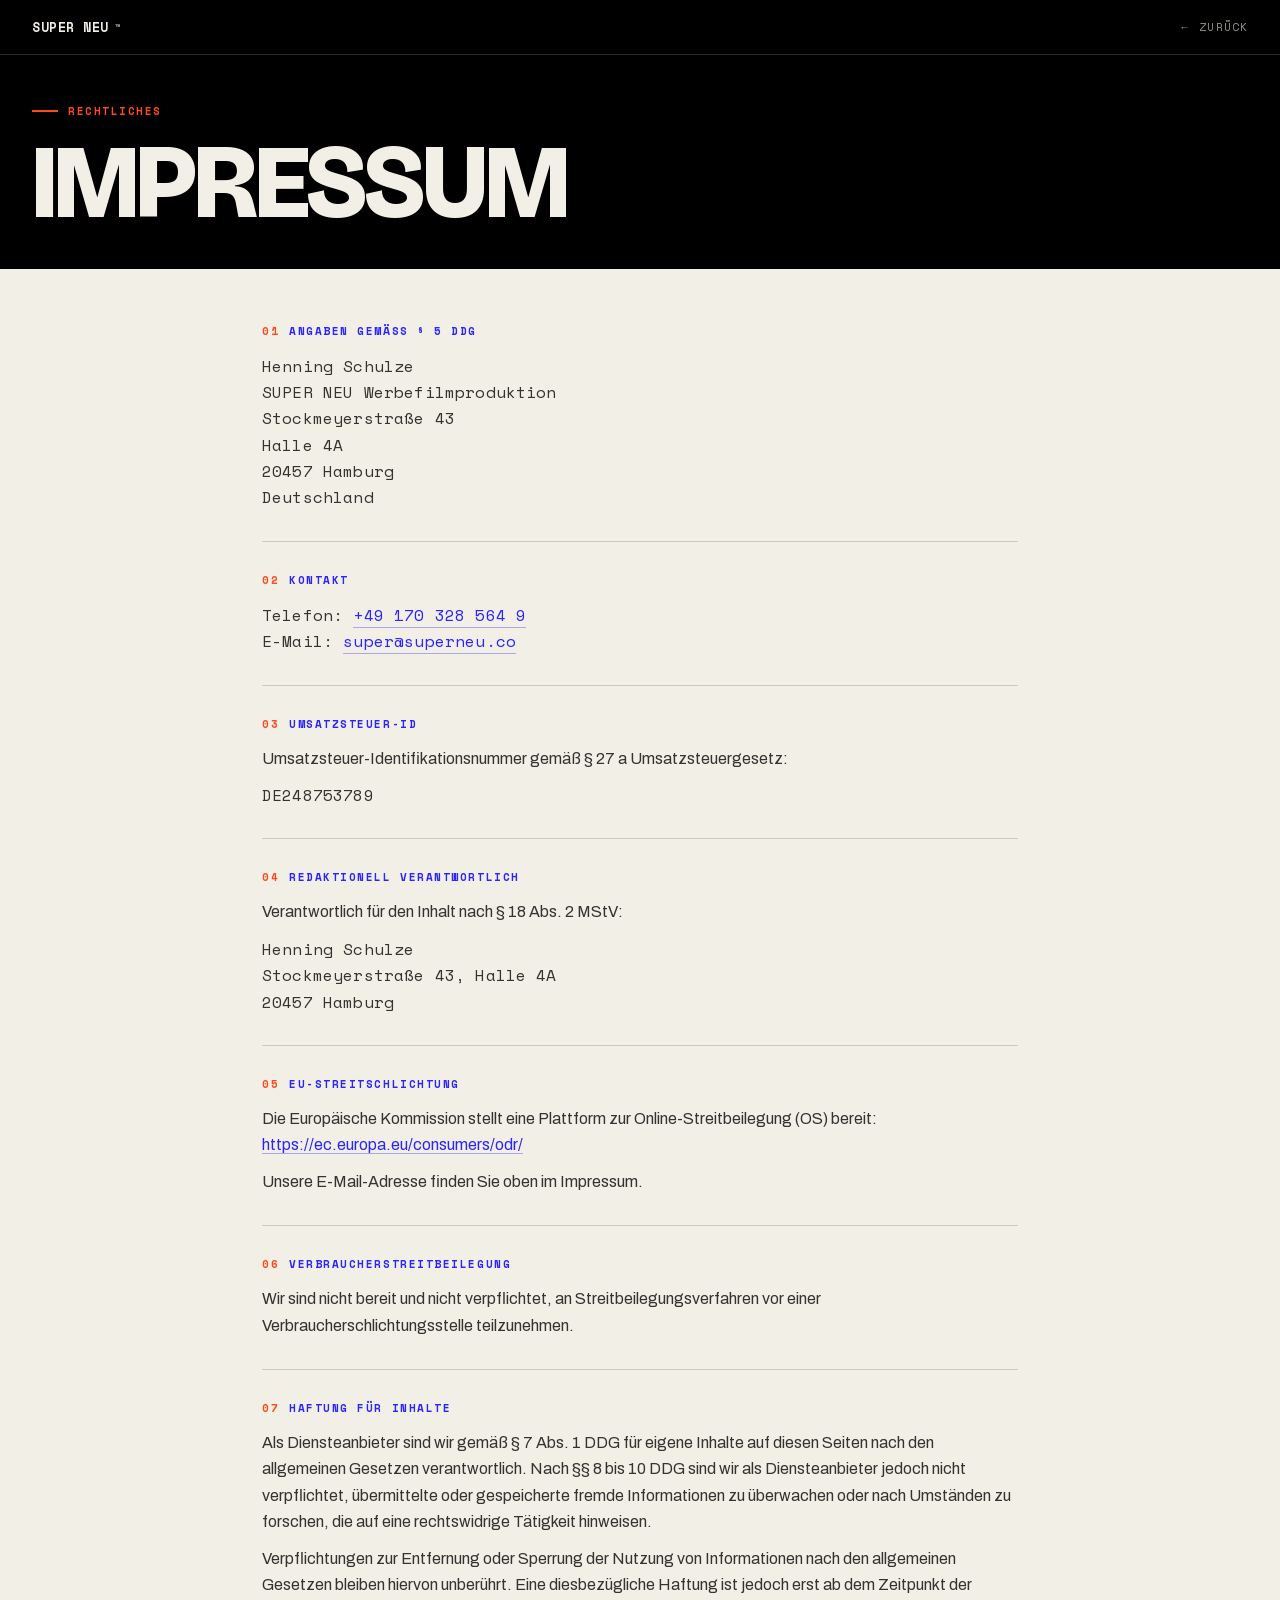
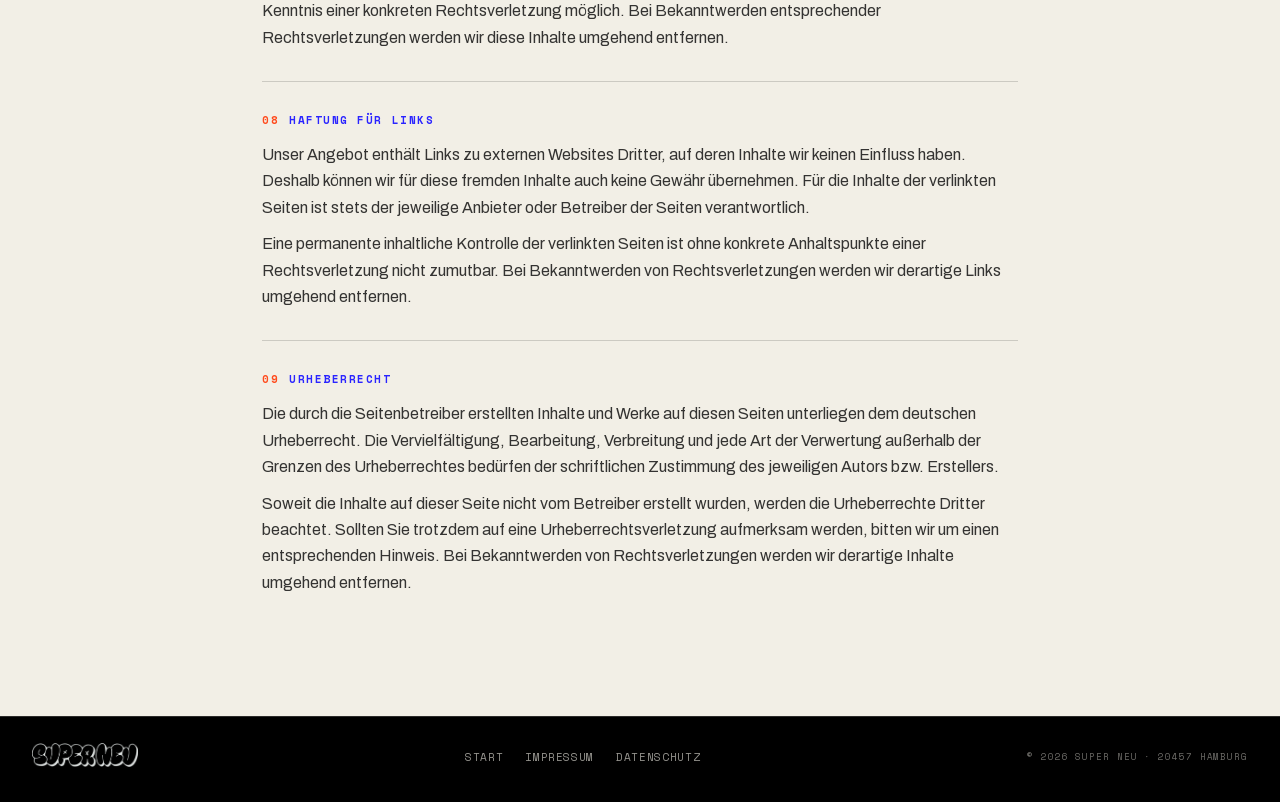
<file: impressum.html>
<!DOCTYPE html>
<html lang="de">
<head>
<meta charset="UTF-8">
<meta name="viewport" content="width=device-width, initial-scale=1.0, viewport-fit=cover">
<title>SUPER NEU · Impressum</title>
<meta name="description" content="Impressum der SUPER NEU Werbefilmproduktion aus Hamburg. Anbieterkennzeichnung gemäß § 5 DDG.">
<meta name="robots" content="noindex, follow">
<link rel="canonical" href="https://www.superneu.co/impressum.html">
<link rel="icon" type="image/svg+xml" href="favicon.svg">
<!-- Open Graph -->
<meta property="og:type" content="website">
<meta property="og:site_name" content="SUPER NEU">
<meta property="og:locale" content="de_DE">
<meta property="og:url" content="https://www.superneu.co/impressum.html">
<meta property="og:title" content="SUPER NEU · Impressum">
<meta property="og:description" content="Impressum der SUPER NEU Werbefilmproduktion aus Hamburg. Anbieterkennzeichnung gemäß § 5 DDG.">
<meta property="og:image" content="https://www.superneu.co/assets/henning-henry-01.jpg">
<!-- Twitter Card -->
<meta name="twitter:card" content="summary_large_image">
<meta name="twitter:title" content="SUPER NEU · Impressum">
<meta name="twitter:description" content="Impressum der SUPER NEU Werbefilmproduktion aus Hamburg. Anbieterkennzeichnung gemäß § 5 DDG.">
<meta name="twitter:image" content="https://www.superneu.co/assets/henning-henry-01.jpg">
<link rel="stylesheet" href="fonts.css">
<style>
:root{
  --ink:#0A0A0A;--black:#000;--paper:#F2EFE6;--paper-2:#E8E3D5;
  --signal:#2A24FF;--pop:#FF4A1C;
  --line:rgba(10,10,10,.16);--line-d:rgba(242,239,230,.18);
  --pad:20px;
}
*{margin:0;padding:0;box-sizing:border-box}
html{scroll-behavior:smooth;-webkit-text-size-adjust:100%}
body{background:var(--paper);color:var(--ink);font-family:'Archivo',sans-serif;-webkit-font-smoothing:antialiased;overflow-x:hidden}
a{color:inherit}
.wrap{width:100%;max-width:820px;margin:0 auto;padding:0 var(--pad)}

/* NAV */
.nav{position:sticky;top:0;z-index:60;background:var(--black);color:var(--paper);border-bottom:1px solid var(--line-d)}
.nav .wrap{max-width:1480px;display:flex;align-items:center;justify-content:space-between;height:54px}
.nav .lg{display:flex;align-items:center;gap:6px;font-family:'Space Mono';font-weight:700;font-size:13px;letter-spacing:.04em;text-decoration:none;color:var(--paper)}
.nav .lg sup{font-size:8px;opacity:.7}
.nav .back{font-family:'Space Mono';font-size:11px;letter-spacing:.1em;text-transform:uppercase;text-decoration:none;color:var(--paper);opacity:.62}
.nav .back:hover{opacity:1;color:var(--pop)}

/* HEAD */
.lead{background:var(--black);color:var(--paper);padding:48px 0 40px}
.lead .wrap{max-width:1480px}
.lead .eyebrow{display:flex;align-items:center;gap:10px;font-family:'Space Mono';font-weight:700;font-size:11px;letter-spacing:.14em;text-transform:uppercase;color:var(--pop);margin-bottom:18px}
.lead .eyebrow::before{content:"";width:26px;height:2px;background:var(--pop)}
.lead h1{font-family:'Bricolage Grotesque';font-weight:800;text-transform:uppercase;line-height:.88;letter-spacing:-.03em;font-size:clamp(46px,12vw,104px)}

/* BODY */
main{padding:54px 0 90px}
.block{padding:30px 0;border-bottom:1px solid var(--line)}
.block:first-child{padding-top:0}
.block:last-child{border-bottom:0}
.k{font-family:'Space Mono';font-weight:700;font-size:11px;letter-spacing:.14em;text-transform:uppercase;color:var(--signal);margin-bottom:14px;display:flex;gap:10px;align-items:baseline}
.k .n{color:var(--pop)}
.block h2{font-family:'Bricolage Grotesque';font-weight:800;text-transform:uppercase;letter-spacing:-.02em;font-size:24px;line-height:1;margin-bottom:16px}
.block p{font-size:16px;line-height:1.65;color:rgba(10,10,10,.82);margin-bottom:10px}
.block p:last-child{margin-bottom:0}
.block a{color:var(--signal);text-decoration:none;border-bottom:1px solid rgba(42,36,255,.35)}
.block a:hover{color:var(--pop);border-color:var(--pop)}
.addr{font-family:'Space Mono';font-size:15px;line-height:1.9;letter-spacing:.01em}
.note{font-size:13px;line-height:1.6;color:rgba(10,10,10,.55);font-style:italic;margin-top:6px}
strong{font-weight:700}

/* FOOTER */
footer{background:var(--black);color:var(--paper);padding:26px 0 32px;border-top:1px solid var(--line-d)}
footer .wrap{max-width:1480px;display:flex;flex-direction:column;gap:16px;align-items:flex-start}
footer .fl img{height:24px;filter:invert(1)}
footer .fnav{display:flex;flex-wrap:wrap;gap:14px 22px;font-family:'Space Mono';font-size:11px;letter-spacing:.06em;text-transform:uppercase}
footer .fnav a{color:var(--paper);text-decoration:none;opacity:.62}
footer .fnav a:hover{opacity:1;color:var(--pop)}
footer .cap{font-family:'Space Mono';font-size:9px;letter-spacing:.1em;text-transform:uppercase;opacity:.45}
@media(min-width:760px){
  :root{--pad:32px}
  footer .wrap{flex-direction:row;justify-content:space-between;align-items:center}
}
</style>
</head>
<body>

<nav class="nav">
  <div class="wrap">
    <a href="index.html" class="lg">SUPER&nbsp;NEU<sup>™</sup></a>
    <a href="index.html" class="back">← Zurück</a>
  </div>
</nav>

<header class="lead">
  <div class="wrap">
    <div class="eyebrow">Rechtliches</div>
    <h1>Impressum</h1>
  </div>
</header>

<main>
  <div class="wrap">

    <section class="block">
      <div class="k"><span class="n">01</span> Angaben gemäß § 5 DDG</div>
      <p class="addr">
        Henning Schulze<br>
        SUPER NEU Werbefilmproduktion<br>
        Stockmeyerstraße 43<br>
        Halle 4A<br>
        20457 Hamburg<br>
        Deutschland
      </p>
    </section>

    <section class="block">
      <div class="k"><span class="n">02</span> Kontakt</div>
      <p class="addr">
        Telefon: <a href="tel:+4917032856449">+49 170 328 564 9</a><br>
        E-Mail: <a href="mailto:super@superneu.co">super@superneu.co</a>
      </p>
    </section>

    <section class="block">
      <div class="k"><span class="n">03</span> Umsatzsteuer-ID</div>
      <p>Umsatzsteuer-Identifikationsnummer gemäß § 27 a Umsatzsteuergesetz:</p>
      <p class="addr">DE248753789</p>
    </section>

    <section class="block">
      <div class="k"><span class="n">04</span> Redaktionell verantwortlich</div>
      <p>Verantwortlich für den Inhalt nach § 18 Abs. 2 MStV:</p>
      <p class="addr">
        Henning Schulze<br>
        Stockmeyerstraße 43, Halle 4A<br>
        20457 Hamburg
      </p>
    </section>

    <section class="block">
      <div class="k"><span class="n">05</span> EU-Streitschlichtung</div>
      <p>Die Europäische Kommission stellt eine Plattform zur Online-Streitbeilegung (OS) bereit: <a href="https://ec.europa.eu/consumers/odr/" target="_blank" rel="noopener">https://ec.europa.eu/consumers/odr/</a></p>
      <p>Unsere E-Mail-Adresse finden Sie oben im Impressum.</p>
    </section>

    <section class="block">
      <div class="k"><span class="n">06</span> Verbraucherstreitbeilegung</div>
      <p>Wir sind nicht bereit und nicht verpflichtet, an Streitbeilegungsverfahren vor einer Verbraucherschlichtungsstelle teilzunehmen.</p>
    </section>

    <section class="block">
      <div class="k"><span class="n">07</span> Haftung für Inhalte</div>
      <p>Als Diensteanbieter sind wir gemäß § 7 Abs. 1 DDG für eigene Inhalte auf diesen Seiten nach den allgemeinen Gesetzen verantwortlich. Nach §§ 8 bis 10 DDG sind wir als Diensteanbieter jedoch nicht verpflichtet, übermittelte oder gespeicherte fremde Informationen zu überwachen oder nach Umständen zu forschen, die auf eine rechtswidrige Tätigkeit hinweisen.</p>
      <p>Verpflichtungen zur Entfernung oder Sperrung der Nutzung von Informationen nach den allgemeinen Gesetzen bleiben hiervon unberührt. Eine diesbezügliche Haftung ist jedoch erst ab dem Zeitpunkt der Kenntnis einer konkreten Rechtsverletzung möglich. Bei Bekanntwerden entsprechender Rechtsverletzungen werden wir diese Inhalte umgehend entfernen.</p>
    </section>

    <section class="block">
      <div class="k"><span class="n">08</span> Haftung für Links</div>
      <p>Unser Angebot enthält Links zu externen Websites Dritter, auf deren Inhalte wir keinen Einfluss haben. Deshalb können wir für diese fremden Inhalte auch keine Gewähr übernehmen. Für die Inhalte der verlinkten Seiten ist stets der jeweilige Anbieter oder Betreiber der Seiten verantwortlich.</p>
      <p>Eine permanente inhaltliche Kontrolle der verlinkten Seiten ist ohne konkrete Anhaltspunkte einer Rechtsverletzung nicht zumutbar. Bei Bekanntwerden von Rechtsverletzungen werden wir derartige Links umgehend entfernen.</p>
    </section>

    <section class="block">
      <div class="k"><span class="n">09</span> Urheberrecht</div>
      <p>Die durch die Seitenbetreiber erstellten Inhalte und Werke auf diesen Seiten unterliegen dem deutschen Urheberrecht. Die Vervielfältigung, Bearbeitung, Verbreitung und jede Art der Verwertung außerhalb der Grenzen des Urheberrechtes bedürfen der schriftlichen Zustimmung des jeweiligen Autors bzw. Erstellers.</p>
      <p>Soweit die Inhalte auf dieser Seite nicht vom Betreiber erstellt wurden, werden die Urheberrechte Dritter beachtet. Sollten Sie trotzdem auf eine Urheberrechtsverletzung aufmerksam werden, bitten wir um einen entsprechenden Hinweis. Bei Bekanntwerden von Rechtsverletzungen werden wir derartige Inhalte umgehend entfernen.</p>
    </section>

  </div>
</main>

<footer>
  <div class="wrap">
    <div class="fl"><img src="assets/superneu-logo.png" alt="Super Neu"></div>
    <div class="fnav">
      <a href="index.html">Start</a>
      <a href="impressum.html">Impressum</a>
      <a href="datenschutz.html">Datenschutz</a>
    </div>
    <span class="cap">© 2026 Super Neu · 20457 Hamburg</span>
  </div>
</footer>

</body>
</html>
</file>
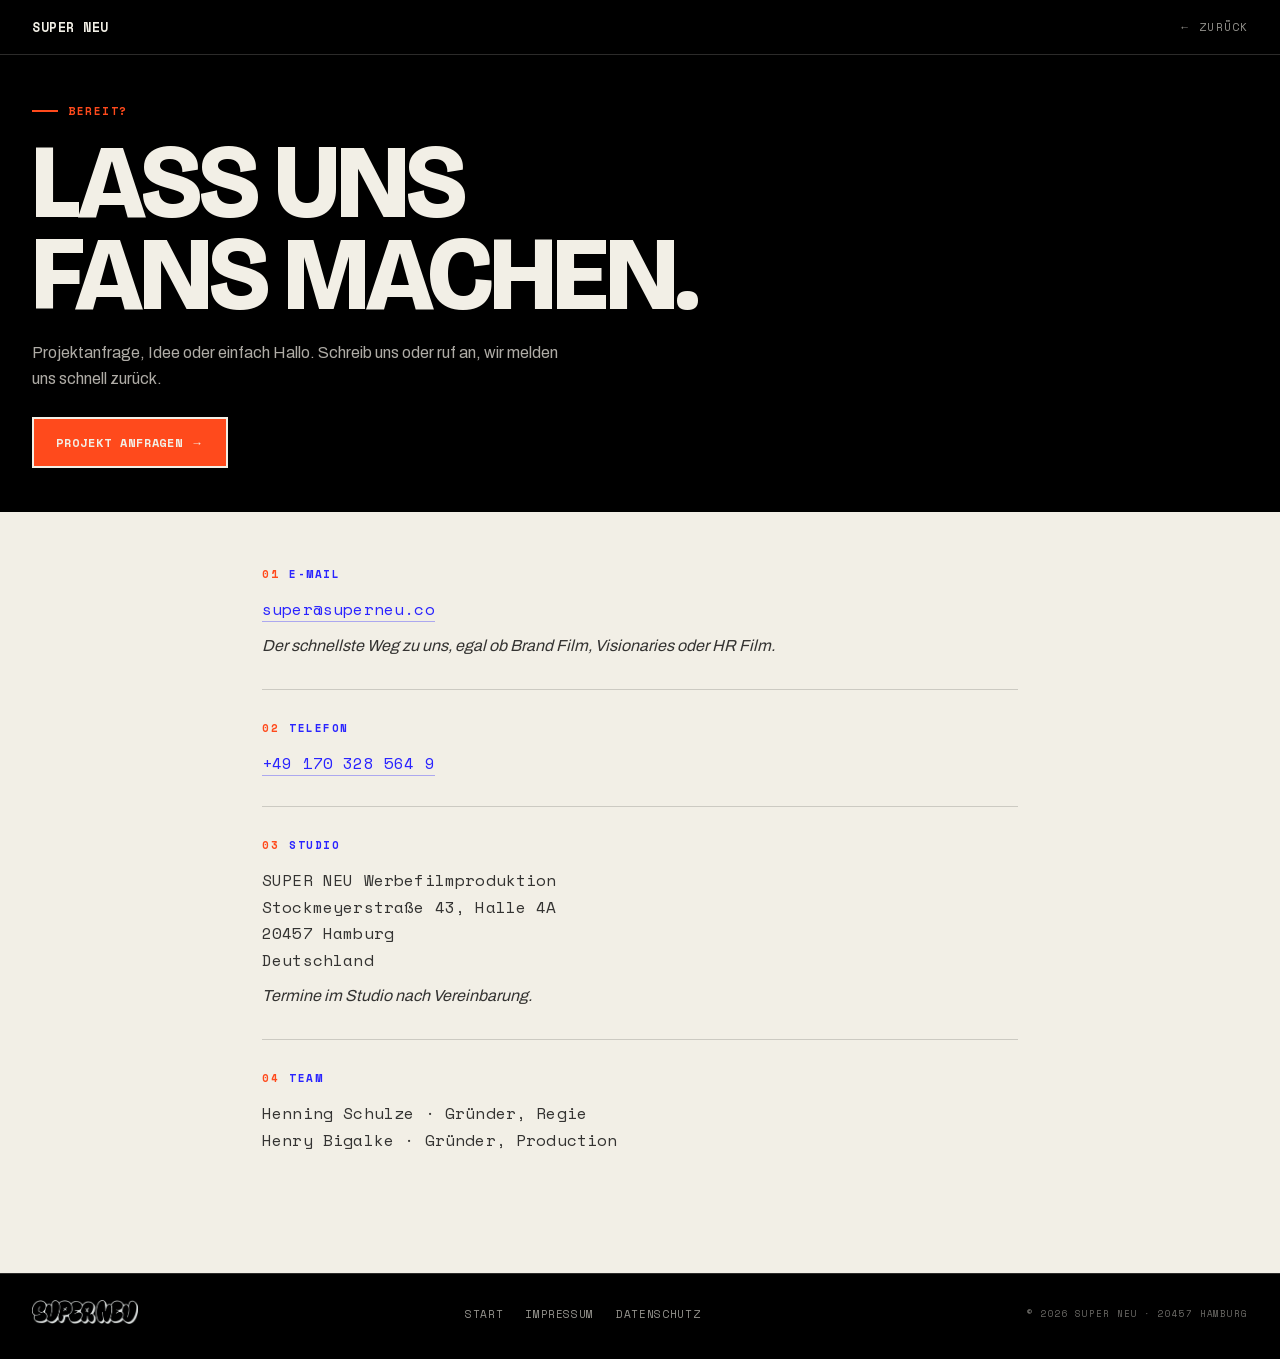
<file: kontakt.html>
<!DOCTYPE html>
<html lang="de">
<head>
<meta charset="UTF-8">
<meta name="viewport" content="width=device-width, initial-scale=1.0, viewport-fit=cover">
<title>SUPER NEU · Kontakt</title>
<meta name="description" content="Kontakt zur SUPER NEU Werbefilmproduktion aus Hamburg. Projektanfrage per E-Mail oder Telefon, Studio in der Stockmeyerstraße.">
<link rel="canonical" href="https://www.superneu.co/kontakt.html">
<link rel="icon" type="image/svg+xml" href="favicon.svg">
<!-- Open Graph -->
<meta property="og:type" content="website">
<meta property="og:site_name" content="SUPER NEU">
<meta property="og:locale" content="de_DE">
<meta property="og:url" content="https://www.superneu.co/kontakt.html">
<meta property="og:title" content="SUPER NEU · Kontakt">
<meta property="og:description" content="Kontakt zur SUPER NEU Werbefilmproduktion aus Hamburg. Projektanfrage per E-Mail oder Telefon, Studio in der Stockmeyerstraße.">
<meta property="og:image" content="https://www.superneu.co/assets/henning-henry-01.jpg">
<!-- Twitter Card -->
<meta name="twitter:card" content="summary_large_image">
<meta name="twitter:title" content="SUPER NEU · Kontakt">
<meta name="twitter:description" content="Kontakt zur SUPER NEU Werbefilmproduktion aus Hamburg. Projektanfrage per E-Mail oder Telefon, Studio in der Stockmeyerstraße.">
<meta name="twitter:image" content="https://www.superneu.co/assets/henning-henry-01.jpg">
<link rel="stylesheet" href="fonts.css">
<style>
:root{
  --ink:#0A0A0A;--black:#000;--paper:#F2EFE6;--paper-2:#E8E3D5;
  --signal:#2A24FF;--pop:#FF4A1C;
  --line:rgba(10,10,10,.16);--line-d:rgba(242,239,230,.18);
  --pad:20px;
}
*{margin:0;padding:0;box-sizing:border-box}
html{scroll-behavior:smooth;-webkit-text-size-adjust:100%}
body{background:var(--paper);color:var(--ink);font-family:'Archivo',sans-serif;-webkit-font-smoothing:antialiased;overflow-x:hidden}
a{color:inherit}
.wrap{width:100%;max-width:820px;margin:0 auto;padding:0 var(--pad)}

/* NAV */
.nav{position:sticky;top:0;z-index:60;background:var(--black);color:var(--paper);border-bottom:1px solid var(--line-d)}
.nav .wrap{max-width:1480px;display:flex;align-items:center;justify-content:space-between;height:54px}
.nav .lg{display:flex;align-items:center;gap:6px;font-family:'Space Mono';font-weight:700;font-size:13px;letter-spacing:.04em;text-decoration:none;color:var(--paper)}
.nav .back{font-family:'Space Mono';font-size:11px;letter-spacing:.1em;text-transform:uppercase;text-decoration:none;color:var(--paper);opacity:.62}
.nav .back:hover{opacity:1;color:var(--pop)}

/* HEAD */
.lead{background:var(--black);color:var(--paper);padding:48px 0 44px}
.lead .wrap{max-width:1480px}
.lead .eyebrow{display:flex;align-items:center;gap:10px;font-family:'Space Mono';font-weight:700;font-size:11px;letter-spacing:.14em;text-transform:uppercase;color:var(--pop);margin-bottom:18px}
.lead .eyebrow::before{content:"";width:26px;height:2px;background:var(--pop)}
.lead h1{font-family:'Bricolage Grotesque';font-weight:800;text-transform:uppercase;line-height:.88;letter-spacing:-.03em;font-size:clamp(46px,12vw,104px)}
.lead p{margin-top:20px;max-width:540px;font-size:16px;line-height:1.6;color:rgba(242,239,230,.72)}
.lead .btn{display:inline-flex;align-items:center;gap:8px;margin-top:26px;background:var(--pop);color:var(--paper);font-family:'Space Mono';font-weight:700;font-size:12px;letter-spacing:.08em;text-transform:uppercase;padding:15px 22px;text-decoration:none;border:2px solid var(--paper)}
.lead .btn:hover{background:var(--paper);color:var(--black)}

/* BODY */
main{padding:54px 0 90px}
.block{padding:30px 0;border-bottom:1px solid var(--line)}
.block:first-child{padding-top:0}
.block:last-child{border-bottom:0}
.k{font-family:'Space Mono';font-weight:700;font-size:11px;letter-spacing:.14em;text-transform:uppercase;color:var(--signal);margin-bottom:14px;display:flex;gap:10px;align-items:baseline}
.k .n{color:var(--pop)}
.block h2{font-family:'Bricolage Grotesque';font-weight:800;text-transform:uppercase;letter-spacing:-.02em;font-size:24px;line-height:1;margin-bottom:16px}
.block p{font-size:16px;line-height:1.65;color:rgba(10,10,10,.82);margin-bottom:10px}
.block p:last-child{margin-bottom:0}
.block a{color:var(--signal);text-decoration:none;border-bottom:1px solid rgba(42,36,255,.35)}
.block a:hover{color:var(--pop);border-color:var(--pop)}
.addr{font-family:'Space Mono';font-size:15px;line-height:1.9;letter-spacing:.01em}
.note{font-size:13px;line-height:1.6;color:rgba(10,10,10,.55);font-style:italic;margin-top:6px}
strong{font-weight:700}

/* FOOTER */
footer{background:var(--black);color:var(--paper);padding:26px 0 32px;border-top:1px solid var(--line-d)}
footer .wrap{max-width:1480px;display:flex;flex-direction:column;gap:16px;align-items:flex-start}
footer .fl img{height:24px;filter:invert(1)}
footer .fnav{display:flex;flex-wrap:wrap;gap:14px 22px;font-family:'Space Mono';font-size:11px;letter-spacing:.06em;text-transform:uppercase}
footer .fnav a{color:var(--paper);text-decoration:none;opacity:.62}
footer .fnav a:hover{opacity:1;color:var(--pop)}
footer .cap{font-family:'Space Mono';font-size:9px;letter-spacing:.1em;text-transform:uppercase;opacity:.45}
@media(min-width:760px){
  :root{--pad:32px}
  footer .wrap{flex-direction:row;justify-content:space-between;align-items:center}
}
</style>
</head>
<body>

<nav class="nav">
  <div class="wrap">
    <a href="index.html" class="lg">SUPER&nbsp;NEU</a>
    <a href="index.html" class="back">← Zurück</a>
  </div>
</nav>

<header class="lead">
  <div class="wrap">
    <div class="eyebrow">Bereit?</div>
    <h1>Lass uns<br>Fans machen.</h1>
    <p>Projektanfrage, Idee oder einfach Hallo. Schreib uns oder ruf an, wir melden uns schnell zurück.</p>
    <a href="mailto:super@superneu.co" class="btn">Projekt anfragen →</a>
  </div>
</header>

<main>
  <div class="wrap">

    <section class="block">
      <div class="k"><span class="n">01</span> E-Mail</div>
      <p class="addr"><a href="mailto:super@superneu.co">super@superneu.co</a></p>
      <p class="note">Der schnellste Weg zu uns, egal ob Brand Film, Visionaries oder HR Film.</p>
    </section>

    <section class="block">
      <div class="k"><span class="n">02</span> Telefon</div>
      <p class="addr"><a href="tel:+4917032856449">+49 170 328 564 9</a></p>
    </section>

    <section class="block">
      <div class="k"><span class="n">03</span> Studio</div>
      <p class="addr">
        SUPER NEU Werbefilmproduktion<br>
        Stockmeyerstraße 43, Halle 4A<br>
        20457 Hamburg<br>
        Deutschland
      </p>
      <p class="note">Termine im Studio nach Vereinbarung.</p>
    </section>

    <section class="block">
      <div class="k"><span class="n">04</span> Team</div>
      <p class="addr">
        Henning Schulze · Gründer, Regie<br>
        Henry Bigalke · Gründer, Production
      </p>
    </section>

  </div>
</main>

<footer>
  <div class="wrap">
    <div class="fl"><img src="assets/superneu-logo.png" alt="Super Neu"></div>
    <div class="fnav">
      <a href="index.html">Start</a>
      <a href="impressum.html">Impressum</a>
      <a href="datenschutz.html">Datenschutz</a>
    </div>
    <span class="cap">© 2026 Super Neu · 20457 Hamburg</span>
  </div>
</footer>

</body>
</html>
</file>
<file: fonts.css>
/* Self-hosted Google Fonts — latin + latin-ext */
@font-face {
  font-family: 'Archivo';
  font-style: normal;
  font-weight: 400;
  font-stretch: 100%;
  font-display: swap;
  src: url(fonts/archivo-400-latin-ext-0.woff2) format('woff2');
  unicode-range: U+0100-02BA, U+02BD-02C5, U+02C7-02CC, U+02CE-02D7, U+02DD-02FF, U+0304, U+0308, U+0329, U+1D00-1DBF, U+1E00-1E9F, U+1EF2-1EFF, U+2020, U+20A0-20AB, U+20AD-20C0, U+2113, U+2C60-2C7F, U+A720-A7FF;
}

@font-face {
  font-family: 'Archivo';
  font-style: normal;
  font-weight: 400;
  font-stretch: 100%;
  font-display: swap;
  src: url(fonts/archivo-400-latin-1.woff2) format('woff2');
  unicode-range: U+0000-00FF, U+0131, U+0152-0153, U+02BB-02BC, U+02C6, U+02DA, U+02DC, U+0304, U+0308, U+0329, U+2000-206F, U+20AC, U+2122, U+2191, U+2193, U+2212, U+2215, U+FEFF, U+FFFD;
}

@font-face {
  font-family: 'Archivo';
  font-style: normal;
  font-weight: 500;
  font-stretch: 100%;
  font-display: swap;
  src: url(fonts/archivo-400-latin-ext-0.woff2) format('woff2');
  unicode-range: U+0100-02BA, U+02BD-02C5, U+02C7-02CC, U+02CE-02D7, U+02DD-02FF, U+0304, U+0308, U+0329, U+1D00-1DBF, U+1E00-1E9F, U+1EF2-1EFF, U+2020, U+20A0-20AB, U+20AD-20C0, U+2113, U+2C60-2C7F, U+A720-A7FF;
}

@font-face {
  font-family: 'Archivo';
  font-style: normal;
  font-weight: 500;
  font-stretch: 100%;
  font-display: swap;
  src: url(fonts/archivo-400-latin-1.woff2) format('woff2');
  unicode-range: U+0000-00FF, U+0131, U+0152-0153, U+02BB-02BC, U+02C6, U+02DA, U+02DC, U+0304, U+0308, U+0329, U+2000-206F, U+20AC, U+2122, U+2191, U+2193, U+2212, U+2215, U+FEFF, U+FFFD;
}

@font-face {
  font-family: 'Archivo';
  font-style: normal;
  font-weight: 600;
  font-stretch: 100%;
  font-display: swap;
  src: url(fonts/archivo-400-latin-ext-0.woff2) format('woff2');
  unicode-range: U+0100-02BA, U+02BD-02C5, U+02C7-02CC, U+02CE-02D7, U+02DD-02FF, U+0304, U+0308, U+0329, U+1D00-1DBF, U+1E00-1E9F, U+1EF2-1EFF, U+2020, U+20A0-20AB, U+20AD-20C0, U+2113, U+2C60-2C7F, U+A720-A7FF;
}

@font-face {
  font-family: 'Archivo';
  font-style: normal;
  font-weight: 600;
  font-stretch: 100%;
  font-display: swap;
  src: url(fonts/archivo-400-latin-1.woff2) format('woff2');
  unicode-range: U+0000-00FF, U+0131, U+0152-0153, U+02BB-02BC, U+02C6, U+02DA, U+02DC, U+0304, U+0308, U+0329, U+2000-206F, U+20AC, U+2122, U+2191, U+2193, U+2212, U+2215, U+FEFF, U+FFFD;
}

@font-face {
  font-family: 'Archivo';
  font-style: normal;
  font-weight: 700;
  font-stretch: 100%;
  font-display: swap;
  src: url(fonts/archivo-400-latin-ext-0.woff2) format('woff2');
  unicode-range: U+0100-02BA, U+02BD-02C5, U+02C7-02CC, U+02CE-02D7, U+02DD-02FF, U+0304, U+0308, U+0329, U+1D00-1DBF, U+1E00-1E9F, U+1EF2-1EFF, U+2020, U+20A0-20AB, U+20AD-20C0, U+2113, U+2C60-2C7F, U+A720-A7FF;
}

@font-face {
  font-family: 'Archivo';
  font-style: normal;
  font-weight: 700;
  font-stretch: 100%;
  font-display: swap;
  src: url(fonts/archivo-400-latin-1.woff2) format('woff2');
  unicode-range: U+0000-00FF, U+0131, U+0152-0153, U+02BB-02BC, U+02C6, U+02DA, U+02DC, U+0304, U+0308, U+0329, U+2000-206F, U+20AC, U+2122, U+2191, U+2193, U+2212, U+2215, U+FEFF, U+FFFD;
}

@font-face {
  font-family: 'Bricolage Grotesque';
  font-style: normal;
  font-weight: 600;
  font-stretch: 100%;
  font-display: swap;
  src: url(fonts/bricolage-grotesque-600-latin-ext-2.woff2) format('woff2');
  unicode-range: U+0100-02BA, U+02BD-02C5, U+02C7-02CC, U+02CE-02D7, U+02DD-02FF, U+0304, U+0308, U+0329, U+1D00-1DBF, U+1E00-1E9F, U+1EF2-1EFF, U+2020, U+20A0-20AB, U+20AD-20C0, U+2113, U+2C60-2C7F, U+A720-A7FF;
}

@font-face {
  font-family: 'Bricolage Grotesque';
  font-style: normal;
  font-weight: 600;
  font-stretch: 100%;
  font-display: swap;
  src: url(fonts/bricolage-grotesque-600-latin-3.woff2) format('woff2');
  unicode-range: U+0000-00FF, U+0131, U+0152-0153, U+02BB-02BC, U+02C6, U+02DA, U+02DC, U+0304, U+0308, U+0329, U+2000-206F, U+20AC, U+2122, U+2191, U+2193, U+2212, U+2215, U+FEFF, U+FFFD;
}

@font-face {
  font-family: 'Bricolage Grotesque';
  font-style: normal;
  font-weight: 700;
  font-stretch: 100%;
  font-display: swap;
  src: url(fonts/bricolage-grotesque-600-latin-ext-2.woff2) format('woff2');
  unicode-range: U+0100-02BA, U+02BD-02C5, U+02C7-02CC, U+02CE-02D7, U+02DD-02FF, U+0304, U+0308, U+0329, U+1D00-1DBF, U+1E00-1E9F, U+1EF2-1EFF, U+2020, U+20A0-20AB, U+20AD-20C0, U+2113, U+2C60-2C7F, U+A720-A7FF;
}

@font-face {
  font-family: 'Bricolage Grotesque';
  font-style: normal;
  font-weight: 700;
  font-stretch: 100%;
  font-display: swap;
  src: url(fonts/bricolage-grotesque-600-latin-3.woff2) format('woff2');
  unicode-range: U+0000-00FF, U+0131, U+0152-0153, U+02BB-02BC, U+02C6, U+02DA, U+02DC, U+0304, U+0308, U+0329, U+2000-206F, U+20AC, U+2122, U+2191, U+2193, U+2212, U+2215, U+FEFF, U+FFFD;
}

@font-face {
  font-family: 'Bricolage Grotesque';
  font-style: normal;
  font-weight: 800;
  font-stretch: 100%;
  font-display: swap;
  src: url(fonts/bricolage-grotesque-600-latin-ext-2.woff2) format('woff2');
  unicode-range: U+0100-02BA, U+02BD-02C5, U+02C7-02CC, U+02CE-02D7, U+02DD-02FF, U+0304, U+0308, U+0329, U+1D00-1DBF, U+1E00-1E9F, U+1EF2-1EFF, U+2020, U+20A0-20AB, U+20AD-20C0, U+2113, U+2C60-2C7F, U+A720-A7FF;
}

@font-face {
  font-family: 'Bricolage Grotesque';
  font-style: normal;
  font-weight: 800;
  font-stretch: 100%;
  font-display: swap;
  src: url(fonts/bricolage-grotesque-600-latin-3.woff2) format('woff2');
  unicode-range: U+0000-00FF, U+0131, U+0152-0153, U+02BB-02BC, U+02C6, U+02DA, U+02DC, U+0304, U+0308, U+0329, U+2000-206F, U+20AC, U+2122, U+2191, U+2193, U+2212, U+2215, U+FEFF, U+FFFD;
}

@font-face {
  font-family: 'Space Mono';
  font-style: normal;
  font-weight: 400;
  font-display: swap;
  src: url(fonts/space-mono-400-latin-ext-4.woff2) format('woff2');
  unicode-range: U+0100-02BA, U+02BD-02C5, U+02C7-02CC, U+02CE-02D7, U+02DD-02FF, U+0304, U+0308, U+0329, U+1D00-1DBF, U+1E00-1E9F, U+1EF2-1EFF, U+2020, U+20A0-20AB, U+20AD-20C0, U+2113, U+2C60-2C7F, U+A720-A7FF;
}

@font-face {
  font-family: 'Space Mono';
  font-style: normal;
  font-weight: 400;
  font-display: swap;
  src: url(fonts/space-mono-400-latin-5.woff2) format('woff2');
  unicode-range: U+0000-00FF, U+0131, U+0152-0153, U+02BB-02BC, U+02C6, U+02DA, U+02DC, U+0304, U+0308, U+0329, U+2000-206F, U+20AC, U+2122, U+2191, U+2193, U+2212, U+2215, U+FEFF, U+FFFD;
}

@font-face {
  font-family: 'Space Mono';
  font-style: normal;
  font-weight: 700;
  font-display: swap;
  src: url(fonts/space-mono-700-latin-ext-6.woff2) format('woff2');
  unicode-range: U+0100-02BA, U+02BD-02C5, U+02C7-02CC, U+02CE-02D7, U+02DD-02FF, U+0304, U+0308, U+0329, U+1D00-1DBF, U+1E00-1E9F, U+1EF2-1EFF, U+2020, U+20A0-20AB, U+20AD-20C0, U+2113, U+2C60-2C7F, U+A720-A7FF;
}

@font-face {
  font-family: 'Space Mono';
  font-style: normal;
  font-weight: 700;
  font-display: swap;
  src: url(fonts/space-mono-700-latin-7.woff2) format('woff2');
  unicode-range: U+0000-00FF, U+0131, U+0152-0153, U+02BB-02BC, U+02C6, U+02DA, U+02DC, U+0304, U+0308, U+0329, U+2000-206F, U+20AC, U+2122, U+2191, U+2193, U+2212, U+2215, U+FEFF, U+FFFD;
}
</file>
